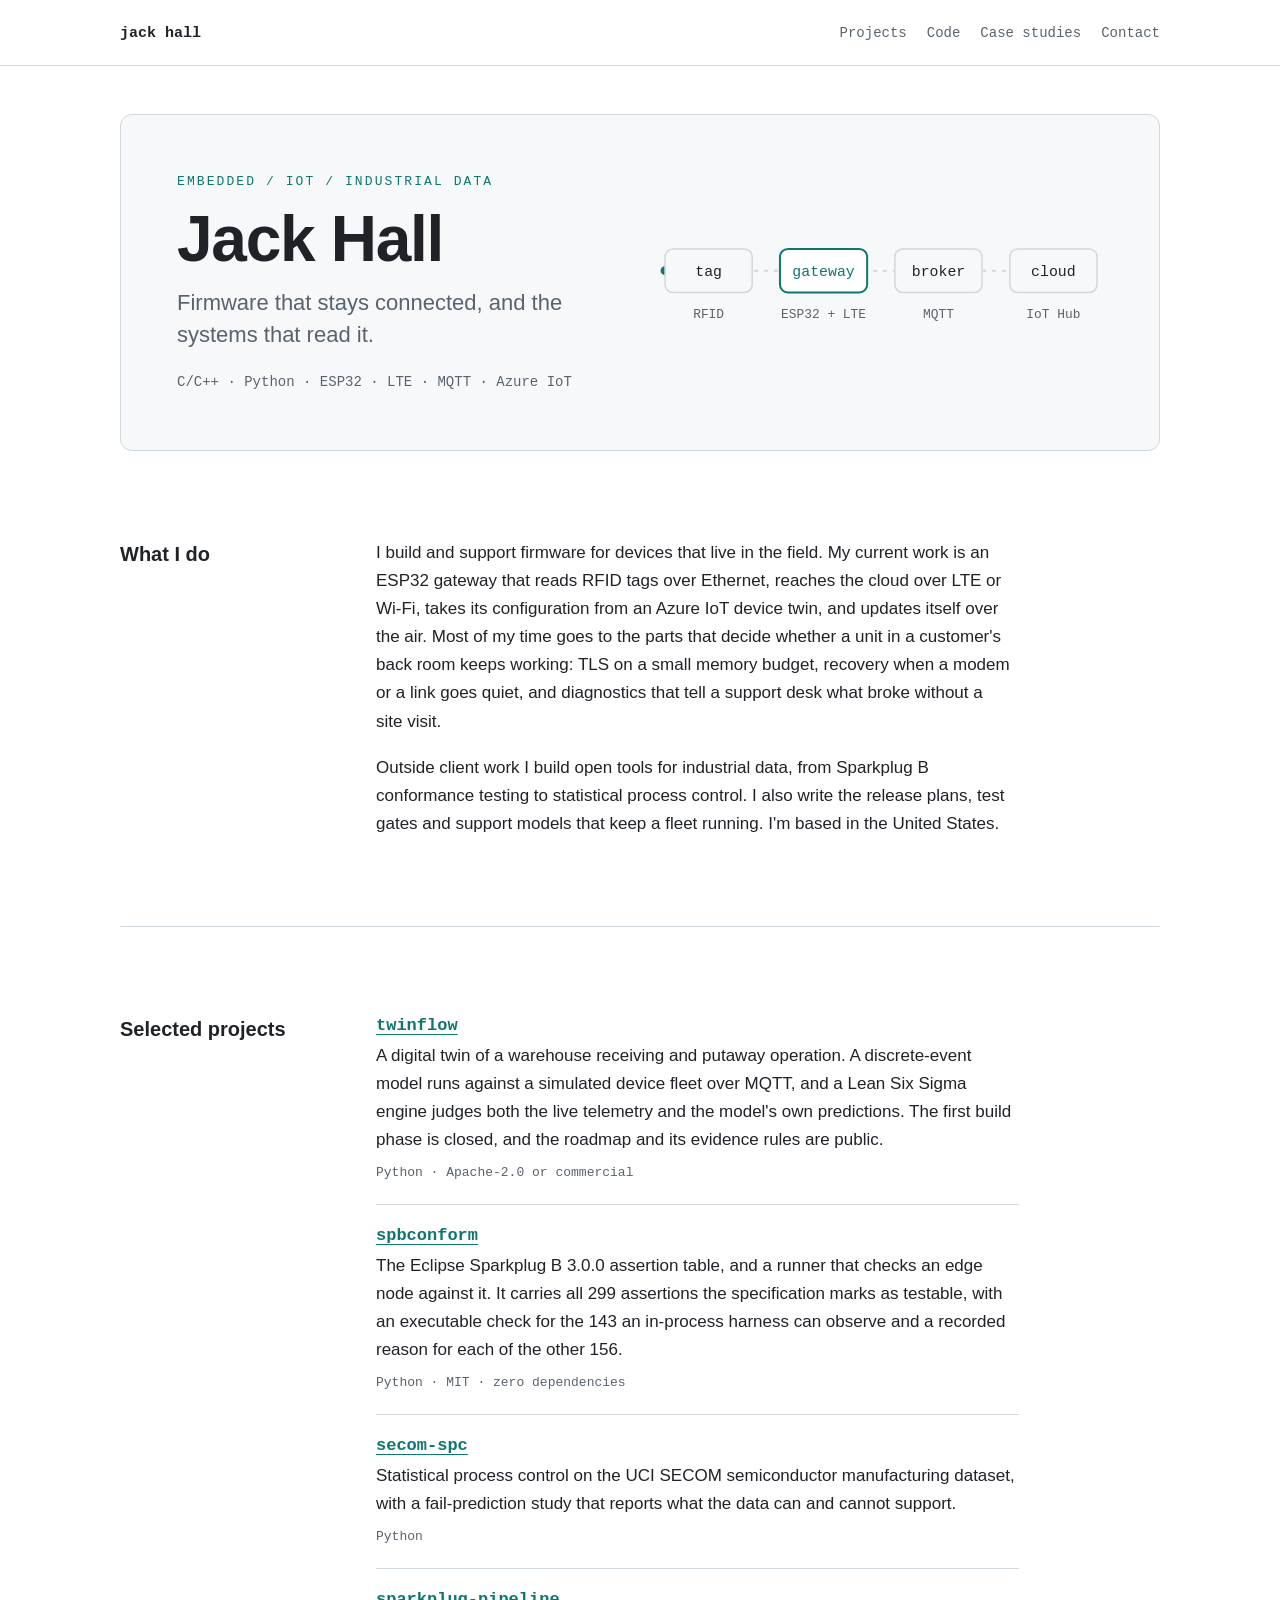
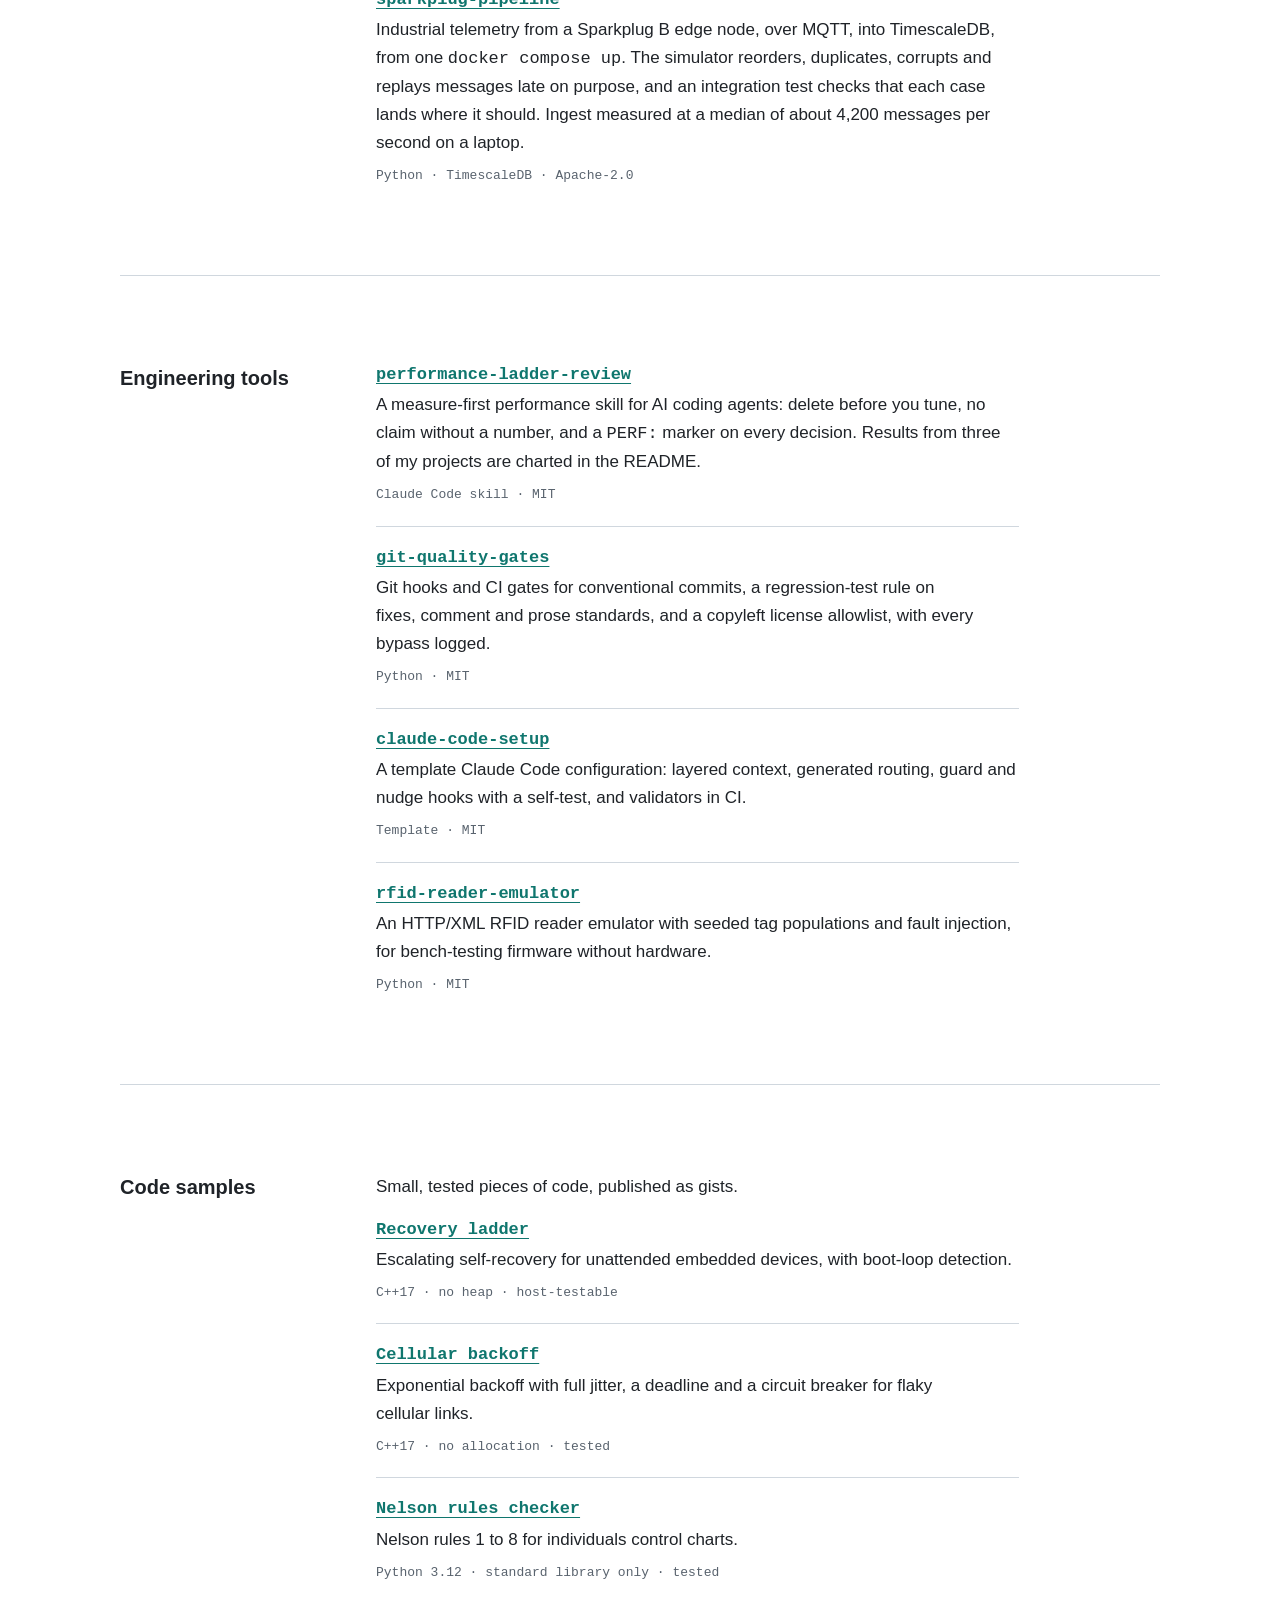
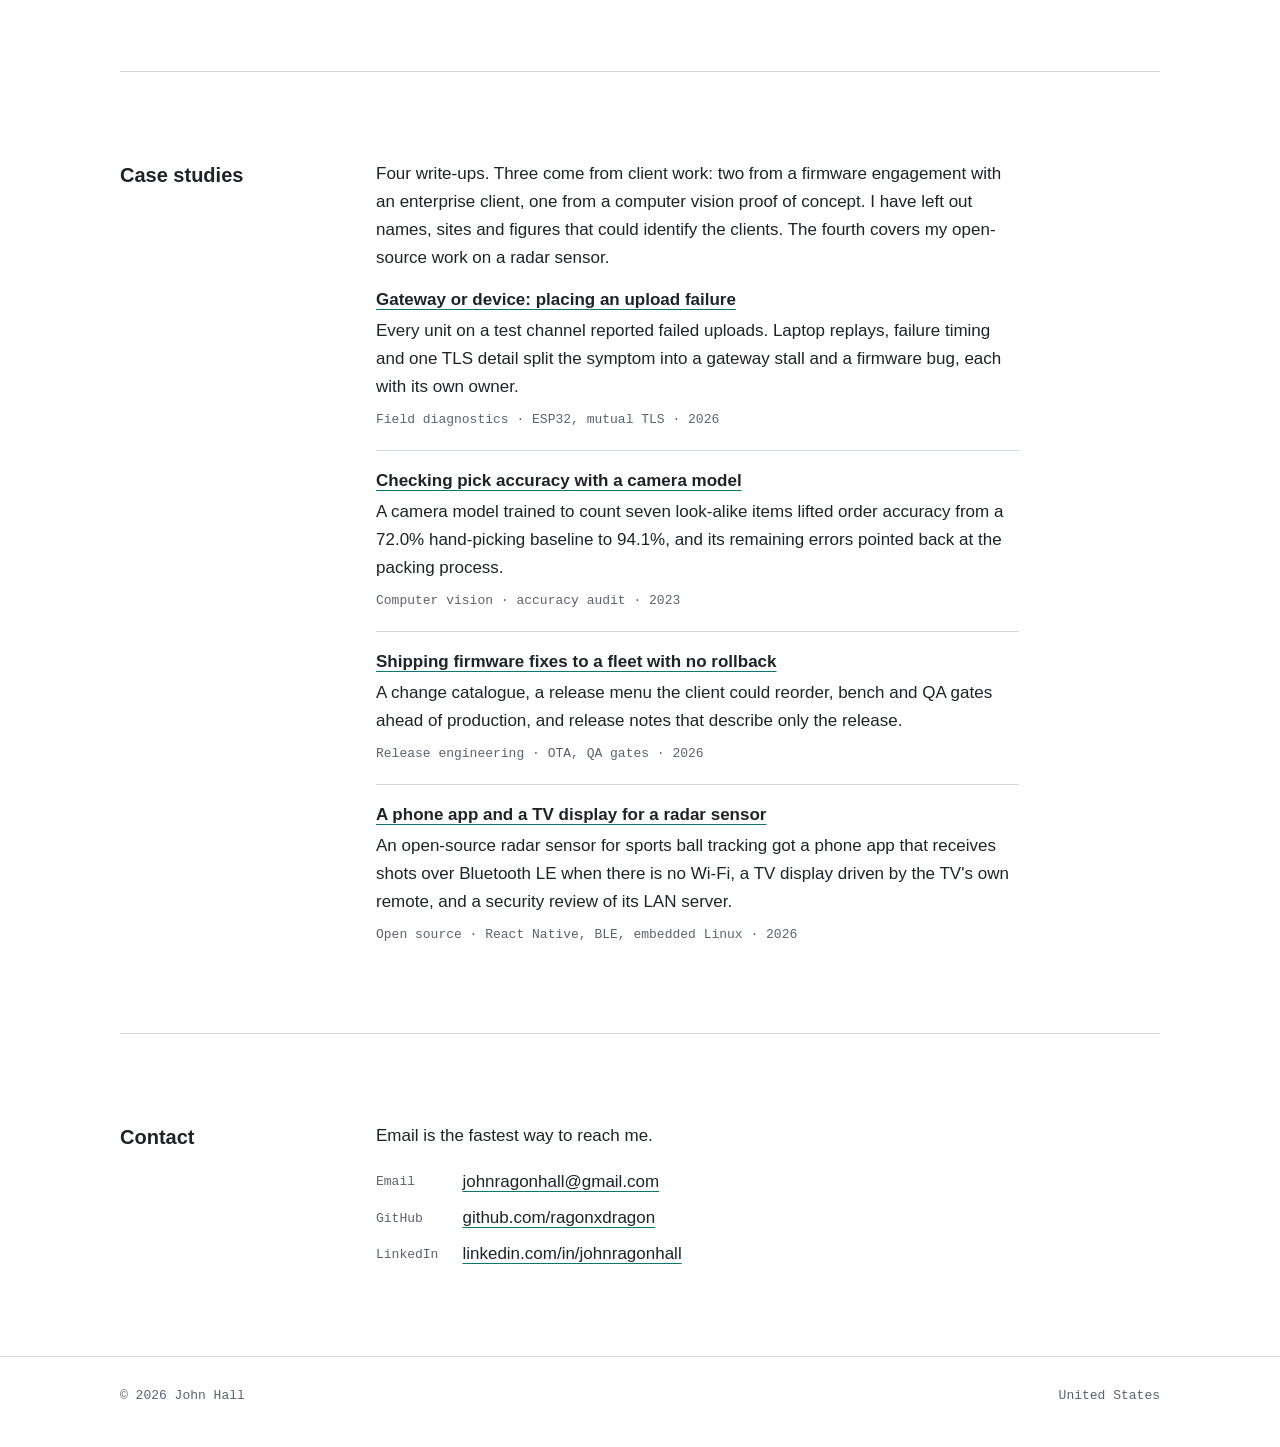
<file: index.html>
<!doctype html>
<html lang="en">
<head>
  <meta charset="utf-8">
  <meta name="viewport" content="width=device-width, initial-scale=1">
  <title>Jack Hall</title>
  <meta name="description" content="Jack Hall, IoT and embedded systems engineer. Firmware that stays connected, and the systems that read it.">
  <meta name="color-scheme" content="light dark">
  <meta name="theme-color" content="#f6f8fa" media="(prefers-color-scheme: light)">
  <meta name="theme-color" content="#0d1117" media="(prefers-color-scheme: dark)">
  <link rel="icon" href="favicon.svg" type="image/svg+xml">
  <link rel="stylesheet" href="styles.css">
</head>
<body>
  <a class="skip" href="#main">Skip to content</a>

  <header class="site-head">
    <div class="wrap">
      <a class="brand" href="./">jack hall</a>
      <nav class="site-nav" aria-label="Primary">
        <ul>
          <li><a href="#projects">Projects</a></li>
          <li><a href="#code-samples">Code</a></li>
          <li><a href="#case-studies">Case studies</a></li>
          <li><a href="#contact">Contact</a></li>
        </ul>
      </nav>
    </div>
  </header>

  <main id="main" class="wrap">
    <section class="hero" aria-labelledby="name">
      <div>
        <p class="kicker">Embedded / IoT / Industrial data</p>
        <h1 id="name">Jack Hall</h1>
        <p class="tagline">Firmware that stays connected, and the systems that read it.</p>
        <p class="stack">C/C++&nbsp;· Python&nbsp;· ESP32&nbsp;· LTE&nbsp;· MQTT&nbsp;· Azure&nbsp;IoT</p>
      </div>
      <figure class="signal">
        <svg viewBox="-2 0 444 92" role="img" aria-labelledby="signal-title">
          <title id="signal-title">Signal path: an RFID tag, read by an ESP32 and LTE gateway, published through an MQTT broker to Azure IoT Hub</title>
          <line class="wire" x1="0" y1="34" x2="436" y2="34"/>
          <circle class="packet" cx="0" cy="34" r="4.5"/>
          <rect class="node" x="0" y="12" width="88" height="44" rx="8"/>
          <text class="label" x="44" y="39">tag</text>
          <text class="sub" x="44" y="82">RFID</text>
          <rect class="node-key" x="116" y="12" width="88" height="44" rx="8"/>
          <text class="label label-key" x="160" y="39">gateway</text>
          <text class="sub" x="160" y="82">ESP32 + LTE</text>
          <rect class="node" x="232" y="12" width="88" height="44" rx="8"/>
          <text class="label" x="276" y="39">broker</text>
          <text class="sub" x="276" y="82">MQTT</text>
          <rect class="node" x="348" y="12" width="88" height="44" rx="8"/>
          <text class="label" x="392" y="39">cloud</text>
          <text class="sub" x="392" y="82">IoT Hub</text>
        </svg>
      </figure>
    </section>

    <section class="section" aria-labelledby="what">
      <h2 id="what">What I do</h2>
      <div class="section-body">
        <p>I build and support firmware for devices that live in the field. My current work is an ESP32 gateway that reads RFID tags over Ethernet, reaches the cloud over LTE or Wi&#8209;Fi, takes its configuration from an Azure IoT device twin, and updates itself over the air. Most of my time goes to the parts that decide whether a unit in a customer's back room keeps working: TLS on a small memory budget, recovery when a modem or a link goes quiet, and diagnostics that tell a support desk what broke without a site visit.</p>
        <p>Outside client work I build open tools for industrial data, from Sparkplug B conformance testing to statistical process control. I also write the release plans, test gates and support models that keep a fleet running. I'm based in the United States.</p>
      </div>
    </section>

    <section class="section" id="projects" aria-labelledby="projects-h">
      <h2 id="projects-h">Selected projects</h2>
      <div class="section-body">
        <ul class="entries">
          <li>
            <h3><a class="repo" href="https://github.com/ragonxdragon/twinflow">twinflow</a></h3>
            <p>A digital twin of a warehouse receiving and putaway operation. A discrete-event model runs against a simulated device fleet over MQTT, and a Lean Six Sigma engine judges both the live telemetry and the model's own predictions. The first build phase is closed, and the roadmap and its evidence rules are public.</p>
            <p class="meta">Python · Apache-2.0 or commercial</p>
          </li>
          <li>
            <h3><a class="repo" href="https://github.com/ragonxdragon/spbconform">spbconform</a></h3>
            <p>The Eclipse Sparkplug B 3.0.0 assertion table, and a runner that checks an edge node against it. It carries all 299 assertions the specification marks as testable, with an executable check for the 143 an in-process harness can observe and a recorded reason for each of the other 156.</p>
            <p class="meta">Python · MIT · zero dependencies</p>
          </li>
          <li>
            <h3><a class="repo" href="https://github.com/ragonxdragon/secom-spc">secom-spc</a></h3>
            <p>Statistical process control on the UCI SECOM semiconductor manufacturing dataset, with a fail-prediction study that reports what the data can and cannot support.</p>
            <p class="meta">Python</p>
          </li>
          <li>
            <h3><a class="repo" href="https://github.com/ragonxdragon/sparkplug-pipeline">sparkplug-pipeline</a></h3>
            <p>Industrial telemetry from a Sparkplug B edge node, over MQTT, into TimescaleDB, from one <code>docker compose up</code>. The simulator reorders, duplicates, corrupts and replays messages late on purpose, and an integration test checks that each case lands where it should. Ingest measured at a median of about 4,200 messages per second on a laptop.</p>
            <p class="meta">Python · TimescaleDB · Apache-2.0</p>
          </li>
        </ul>
      </div>
    </section>

    <section class="section" id="tools" aria-labelledby="tools-h">
      <h2 id="tools-h">Engineering tools</h2>
      <div class="section-body">
        <ul class="entries">
          <li>
            <h3><a class="repo" href="https://github.com/ragonxdragon/performance-ladder-review">performance-ladder-review</a></h3>
            <p>A measure-first performance skill for AI coding agents: delete before you tune, no claim without a number, and a <code>PERF:</code> marker on every decision. Results from three of my projects are charted in the README.</p>
            <p class="meta">Claude Code skill · MIT</p>
          </li>
          <li>
            <h3><a class="repo" href="https://github.com/ragonxdragon/git-quality-gates">git-quality-gates</a></h3>
            <p>Git hooks and CI gates for conventional commits, a regression-test rule on fixes, comment and prose standards, and a copyleft license allowlist, with every bypass logged.</p>
            <p class="meta">Python · MIT</p>
          </li>
          <li>
            <h3><a class="repo" href="https://github.com/ragonxdragon/claude-code-setup">claude-code-setup</a></h3>
            <p>A template Claude Code configuration: layered context, generated routing, guard and nudge hooks with a self-test, and validators in CI.</p>
            <p class="meta">Template · MIT</p>
          </li>
          <li>
            <h3><a class="repo" href="https://github.com/ragonxdragon/rfid-reader-emulator">rfid-reader-emulator</a></h3>
            <p>An HTTP/XML RFID reader emulator with seeded tag populations and fault injection, for bench-testing firmware without hardware.</p>
            <p class="meta">Python · MIT</p>
          </li>
        </ul>
      </div>
    </section>

    <section class="section" id="code-samples" aria-labelledby="samples-h">
      <h2 id="samples-h">Code samples</h2>
      <div class="section-body">
        <p>Small, tested pieces of code, published as gists.</p>
        <ul class="entries">
          <li>
            <h3><a class="repo" href="https://gist.github.com/ragonxdragon/40e022699158dc6cc4e20941b1def484">Recovery ladder</a></h3>
            <p>Escalating self-recovery for unattended embedded devices, with boot-loop detection.</p>
            <p class="meta">C++17 · no heap · host-testable</p>
          </li>
          <li>
            <h3><a class="repo" href="https://gist.github.com/ragonxdragon/dc041808503e7cbfaa6d99bd95b8b2a3">Cellular backoff</a></h3>
            <p>Exponential backoff with full jitter, a deadline and a circuit breaker for flaky cellular links.</p>
            <p class="meta">C++17 · no allocation · tested</p>
          </li>
          <li>
            <h3><a class="repo" href="https://gist.github.com/ragonxdragon/897b5ff8f95737c4feb72646c48edca1">Nelson rules checker</a></h3>
            <p>Nelson rules 1 to 8 for individuals control charts.</p>
            <p class="meta">Python 3.12 · standard library only · tested</p>
          </li>
        </ul>
      </div>
    </section>

    <section class="section" id="case-studies" aria-labelledby="cases-h">
      <h2 id="cases-h">Case studies</h2>
      <div class="section-body">
        <p>Four write-ups. Three come from client work: two from a firmware engagement with an enterprise client, one from a computer vision proof of concept. I have left out names, sites and figures that could identify the clients. The fourth covers my open-source work on a radar sensor.</p>
        <ul class="entries">
          <li>
            <h3><a href="case-studies/field-diagnostics.html">Gateway or device: placing an upload failure</a></h3>
            <p>Every unit on a test channel reported failed uploads. Laptop replays, failure timing and one TLS detail split the symptom into a gateway stall and a firmware bug, each with its own owner.</p>
            <p class="meta">Field diagnostics · ESP32, mutual TLS · 2026</p>
          </li>
          <li>
            <h3><a href="case-studies/vision-pick-audit.html">Checking pick accuracy with a camera model</a></h3>
            <p>A camera model trained to count seven look-alike items lifted order accuracy from a 72.0% hand-picking baseline to 94.1%, and its remaining errors pointed back at the packing process.</p>
            <p class="meta">Computer vision · accuracy audit · 2023</p>
          </li>
          <li>
            <h3><a href="case-studies/release-structure.html">Shipping firmware fixes to a fleet with no rollback</a></h3>
            <p>A change catalogue, a release menu the client could reorder, bench and QA gates ahead of production, and release notes that describe only the release.</p>
            <p class="meta">Release engineering · OTA, QA gates · 2026</p>
          </li>
          <li>
            <h3><a href="case-studies/radar-companion.html">A phone app and a TV display for a radar sensor</a></h3>
            <p>An open-source radar sensor for sports ball tracking got a phone app that receives shots over Bluetooth LE when there is no Wi-Fi, a TV display driven by the TV's own remote, and a security review of its LAN server.</p>
            <p class="meta">Open source · React Native, BLE, embedded Linux · 2026</p>
          </li>
        </ul>
      </div>
    </section>

    <section class="section" id="contact" aria-labelledby="contact-h">
      <h2 id="contact-h">Contact</h2>
      <div class="section-body">
        <p>Email is the fastest way to reach me.</p>
        <dl class="contact">
          <dt>Email</dt>
          <dd><a href="mailto:johnragonhall@gmail.com">johnragonhall@gmail.com</a></dd>
          <dt>GitHub</dt>
          <dd><a href="https://github.com/ragonxdragon">github.com/ragonxdragon</a></dd>
          <dt>LinkedIn</dt>
          <dd><a href="https://www.linkedin.com/in/johnragonhall">linkedin.com/in/johnragonhall</a></dd>
        </dl>
      </div>
    </section>
  </main>

  <footer class="site-foot">
    <div class="wrap">
      <p>© 2026 John Hall</p>
      <p>United States</p>
    </div>
  </footer>
</body>
</html>
</file>
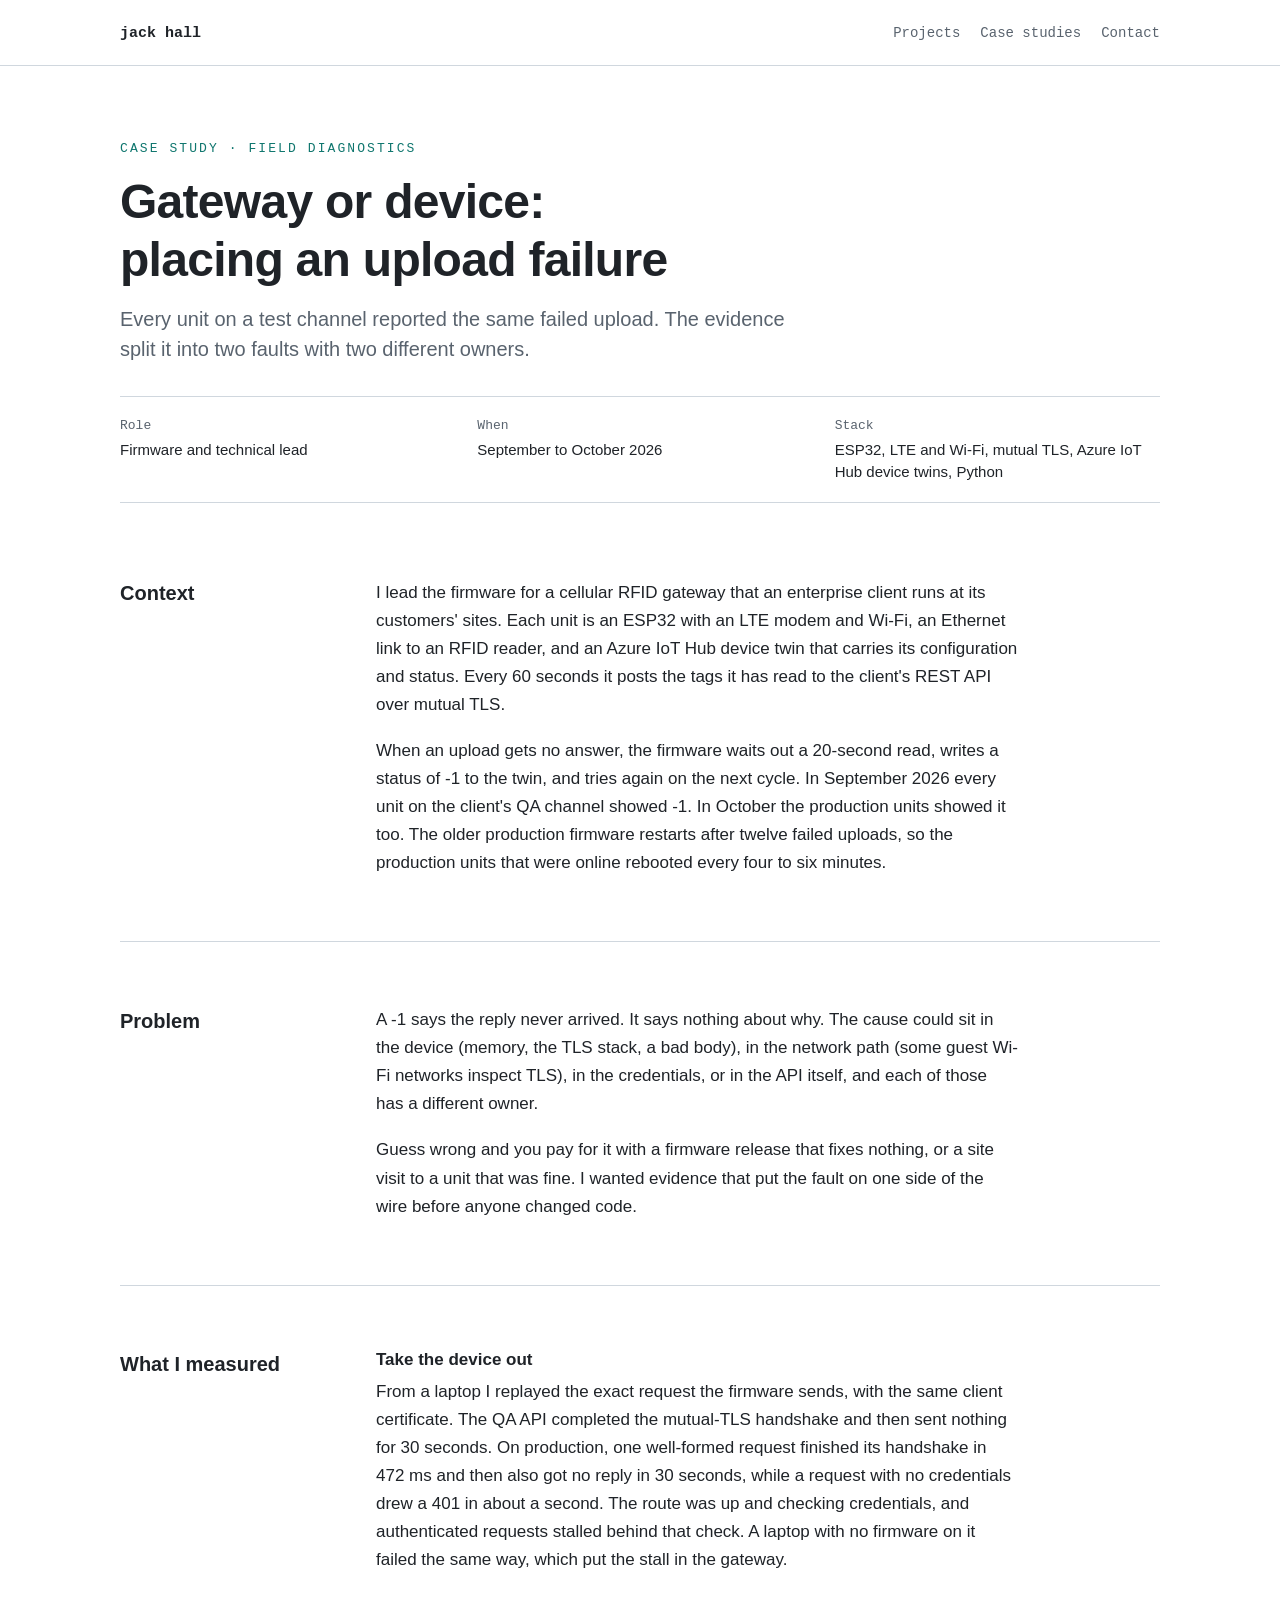
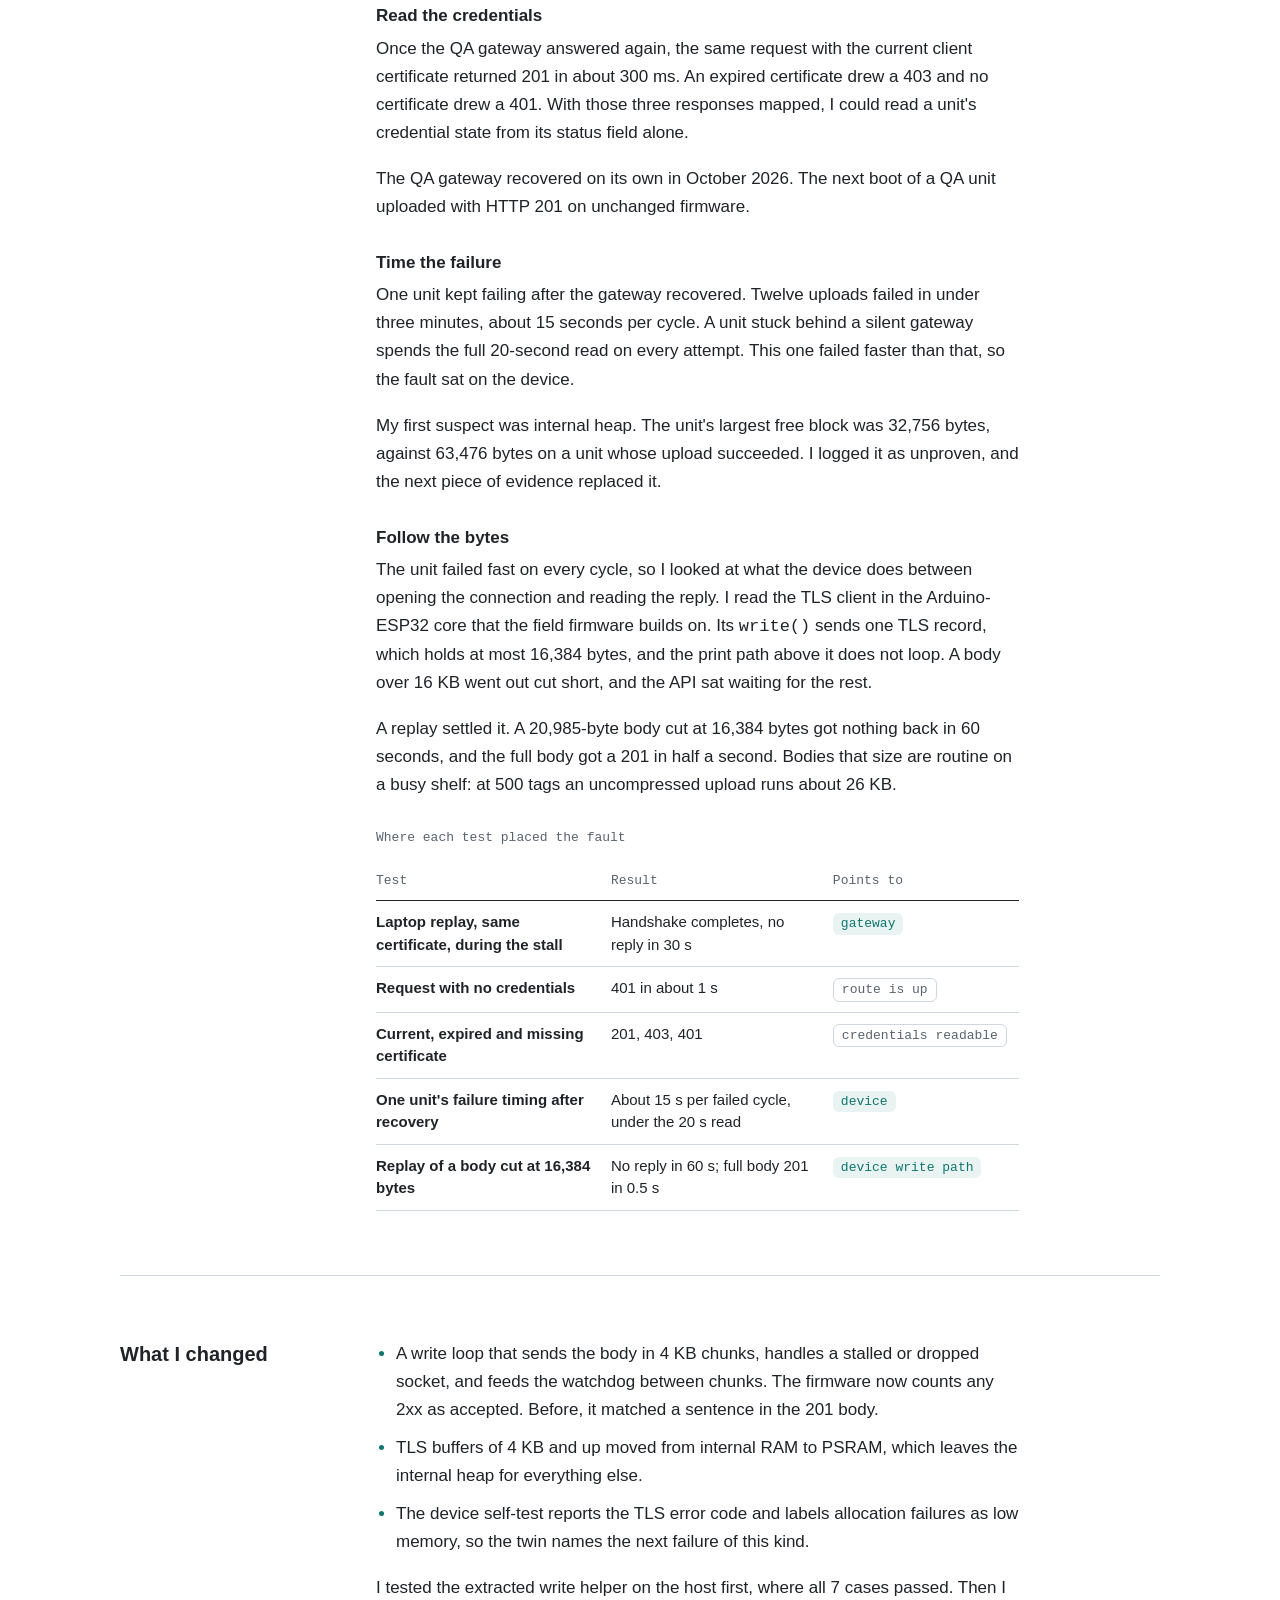
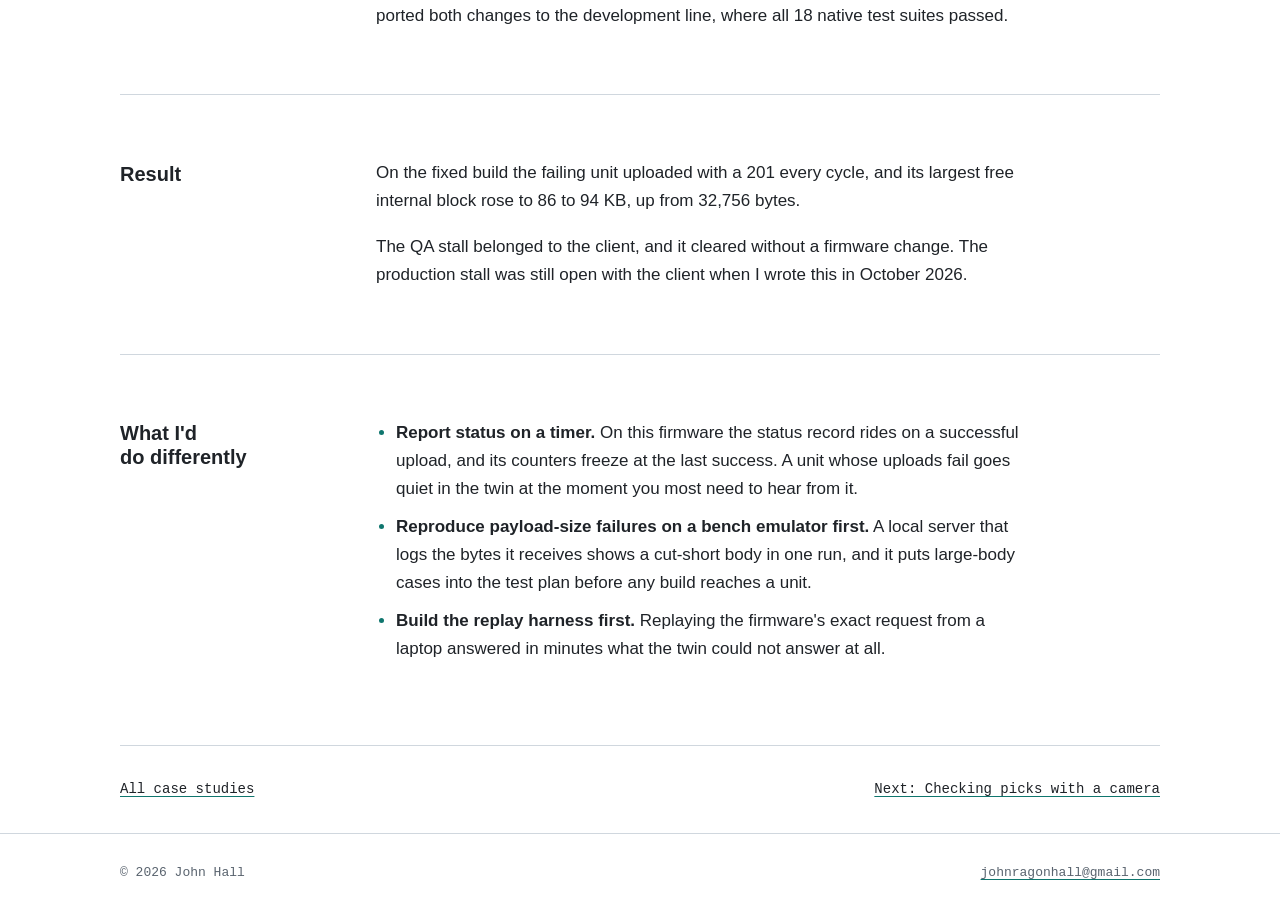
<file: case-studies/field-diagnostics.html>
<!doctype html>
<html lang="en">
<head>
  <meta charset="utf-8">
  <meta name="viewport" content="width=device-width, initial-scale=1">
  <title>Placing an upload failure | Jack Hall</title>
  <meta name="description" content="A field diagnostics case study: how laptop replays, failure timing and one TLS detail split a fleet-wide upload failure into a gateway stall and a firmware bug.">
  <meta name="color-scheme" content="light dark">
  <meta name="theme-color" content="#ffffff" media="(prefers-color-scheme: light)">
  <meta name="theme-color" content="#0d1117" media="(prefers-color-scheme: dark)">
  <link rel="icon" href="../favicon.svg" type="image/svg+xml">
  <link rel="stylesheet" href="../styles.css">
</head>
<body>
  <a class="skip" href="#main">Skip to content</a>

  <header class="site-head">
    <div class="wrap">
      <a class="brand" href="../">jack hall</a>
      <nav class="site-nav" aria-label="Primary">
        <ul>
          <li><a href="../#projects">Projects</a></li>
          <li><a href="../#case-studies">Case studies</a></li>
          <li><a href="../#contact">Contact</a></li>
        </ul>
      </nav>
    </div>
  </header>

  <main id="main" class="wrap case">
    <article>
      <header class="case-head">
        <p class="kicker">Case study · Field diagnostics</p>
        <h1>Gateway or device: placing an upload failure</h1>
        <p class="dek">Every unit on a test channel reported the same failed upload. The evidence split it into two faults with two different owners.</p>
        <dl class="facts">
          <div><dt>Role</dt><dd>Firmware and technical lead</dd></div>
          <div><dt>When</dt><dd>September to October 2026</dd></div>
          <div><dt>Stack</dt><dd>ESP32, LTE and Wi-Fi, mutual TLS, Azure IoT Hub device twins, Python</dd></div>
        </dl>
      </header>

      <section class="section" aria-labelledby="context">
        <h2 id="context">Context</h2>
        <div class="section-body">
          <p>I lead the firmware for a cellular RFID gateway that an enterprise client runs at its customers' sites. Each unit is an ESP32 with an LTE modem and Wi-Fi, an Ethernet link to an RFID reader, and an Azure IoT Hub device twin that carries its configuration and status. Every 60 seconds it posts the tags it has read to the client's REST API over mutual TLS.</p>
          <p>When an upload gets no answer, the firmware waits out a 20-second read, writes a status of -1 to the twin, and tries again on the next cycle. In September 2026 every unit on the client's QA channel showed -1. In October the production units showed it too. The older production firmware restarts after twelve failed uploads, so the production units that were online rebooted every four to six minutes.</p>
        </div>
      </section>

      <section class="section" aria-labelledby="problem">
        <h2 id="problem">Problem</h2>
        <div class="section-body">
          <p>A -1 says the reply never arrived. It says nothing about why. The cause could sit in the device (memory, the TLS stack, a bad body), in the network path (some guest Wi-Fi networks inspect TLS), in the credentials, or in the API itself, and each of those has a different owner.</p>
          <p>Guess wrong and you pay for it with a firmware release that fixes nothing, or a site visit to a unit that was fine. I wanted evidence that put the fault on one side of the wire before anyone changed code.</p>
        </div>
      </section>

      <section class="section" aria-labelledby="measured">
        <h2 id="measured">What I measured</h2>
        <div class="section-body">
          <h3>Take the device out</h3>
          <p>From a laptop I replayed the exact request the firmware sends, with the same client certificate. The QA API completed the mutual-TLS handshake and then sent nothing for 30 seconds. On production, one well-formed request finished its handshake in 472 ms and then also got no reply in 30 seconds, while a request with no credentials drew a 401 in about a second. The route was up and checking credentials, and authenticated requests stalled behind that check. A laptop with no firmware on it failed the same way, which put the stall in the gateway.</p>

          <h3>Read the credentials</h3>
          <p>Once the QA gateway answered again, the same request with the current client certificate returned 201 in about 300 ms. An expired certificate drew a 403 and no certificate drew a 401. With those three responses mapped, I could read a unit's credential state from its status field alone.</p>
          <p>The QA gateway recovered on its own in October 2026. The next boot of a QA unit uploaded with HTTP 201 on unchanged firmware.</p>

          <h3>Time the failure</h3>
          <p>One unit kept failing after the gateway recovered. Twelve uploads failed in under three minutes, about 15 seconds per cycle. A unit stuck behind a silent gateway spends the full 20-second read on every attempt. This one failed faster than that, so the fault sat on the device.</p>
          <p>My first suspect was internal heap. The unit's largest free block was 32,756 bytes, against 63,476 bytes on a unit whose upload succeeded. I logged it as unproven, and the next piece of evidence replaced it.</p>

          <h3>Follow the bytes</h3>
          <p>The unit failed fast on every cycle, so I looked at what the device does between opening the connection and reading the reply. I read the TLS client in the Arduino-ESP32 core that the field firmware builds on. Its <code>write()</code> sends one TLS record, which holds at most 16,384 bytes, and the print path above it does not loop. A body over 16 KB went out cut short, and the API sat waiting for the rest.</p>
          <p>A replay settled it. A 20,985-byte body cut at 16,384 bytes got nothing back in 60 seconds, and the full body got a 201 in half a second. Bodies that size are routine on a busy shelf: at 500 tags an uncompressed upload runs about 26 KB.</p>

          <figure class="figure">
            <figcaption>Where each test placed the fault</figcaption>
            <table class="data stacked">
              <thead>
                <tr><th scope="col">Test</th><th scope="col">Result</th><th scope="col">Points to</th></tr>
              </thead>
              <tbody>
                <tr>
                  <th scope="row">Laptop replay, same certificate, during the stall</th>
                  <td data-label="Result">Handshake completes, no reply in 30 s</td>
                  <td data-label="Points to"><span class="points">gateway</span></td>
                </tr>
                <tr>
                  <th scope="row">Request with no credentials</th>
                  <td data-label="Result">401 in about 1 s</td>
                  <td data-label="Points to"><span class="points neutral">route is up</span></td>
                </tr>
                <tr>
                  <th scope="row">Current, expired and missing certificate</th>
                  <td data-label="Result">201, 403, 401</td>
                  <td data-label="Points to"><span class="points neutral">credentials readable</span></td>
                </tr>
                <tr>
                  <th scope="row">One unit's failure timing after recovery</th>
                  <td data-label="Result">About 15 s per failed cycle, under the 20 s read</td>
                  <td data-label="Points to"><span class="points">device</span></td>
                </tr>
                <tr>
                  <th scope="row">Replay of a body cut at 16,384 bytes</th>
                  <td data-label="Result">No reply in 60 s; full body 201 in 0.5 s</td>
                  <td data-label="Points to"><span class="points">device write path</span></td>
                </tr>
              </tbody>
            </table>
          </figure>
        </div>
      </section>

      <section class="section" aria-labelledby="changed">
        <h2 id="changed">What I changed</h2>
        <div class="section-body">
          <ul>
            <li>A write loop that sends the body in 4 KB chunks, handles a stalled or dropped socket, and feeds the watchdog between chunks. The firmware now counts any 2xx as accepted. Before, it matched a sentence in the 201 body.</li>
            <li>TLS buffers of 4 KB and up moved from internal RAM to PSRAM, which leaves the internal heap for everything else.</li>
            <li>The device self-test reports the TLS error code and labels allocation failures as low memory, so the twin names the next failure of this kind.</li>
          </ul>
          <p>I tested the extracted write helper on the host first, where all 7 cases passed. Then I ported both changes to the development line, where all 18 native test suites passed.</p>
        </div>
      </section>

      <section class="section" aria-labelledby="result">
        <h2 id="result">Result</h2>
        <div class="section-body">
          <p>On the fixed build the failing unit uploaded with a 201 every cycle, and its largest free internal block rose to 86 to 94 KB, up from 32,756 bytes.</p>
          <p>The QA stall belonged to the client, and it cleared without a firmware change. The production stall was still open with the client when I wrote this in October 2026.</p>
        </div>
      </section>

      <section class="section" aria-labelledby="differently">
        <h2 id="differently">What I'd do differently</h2>
        <div class="section-body">
          <ul>
            <li><strong>Report status on a timer.</strong> On this firmware the status record rides on a successful upload, and its counters freeze at the last success. A unit whose uploads fail goes quiet in the twin at the moment you most need to hear from it.</li>
            <li><strong>Reproduce payload-size failures on a bench emulator first.</strong> A local server that logs the bytes it receives shows a cut-short body in one run, and it puts large-body cases into the test plan before any build reaches a unit.</li>
            <li><strong>Build the replay harness first.</strong> Replaying the firmware's exact request from a laptop answered in minutes what the twin could not answer at all.</li>
          </ul>
        </div>
      </section>
    </article>

    <nav class="case-nav" aria-label="Case studies">
      <a href="../#case-studies">All case studies</a>
      <a href="vision-pick-audit.html">Next: Checking picks with a camera</a>
    </nav>
  </main>

  <footer class="site-foot">
    <div class="wrap">
      <p>© 2026 John Hall</p>
      <p><a href="mailto:johnragonhall@gmail.com">johnragonhall@gmail.com</a></p>
    </div>
  </footer>
</body>
</html>
</file>
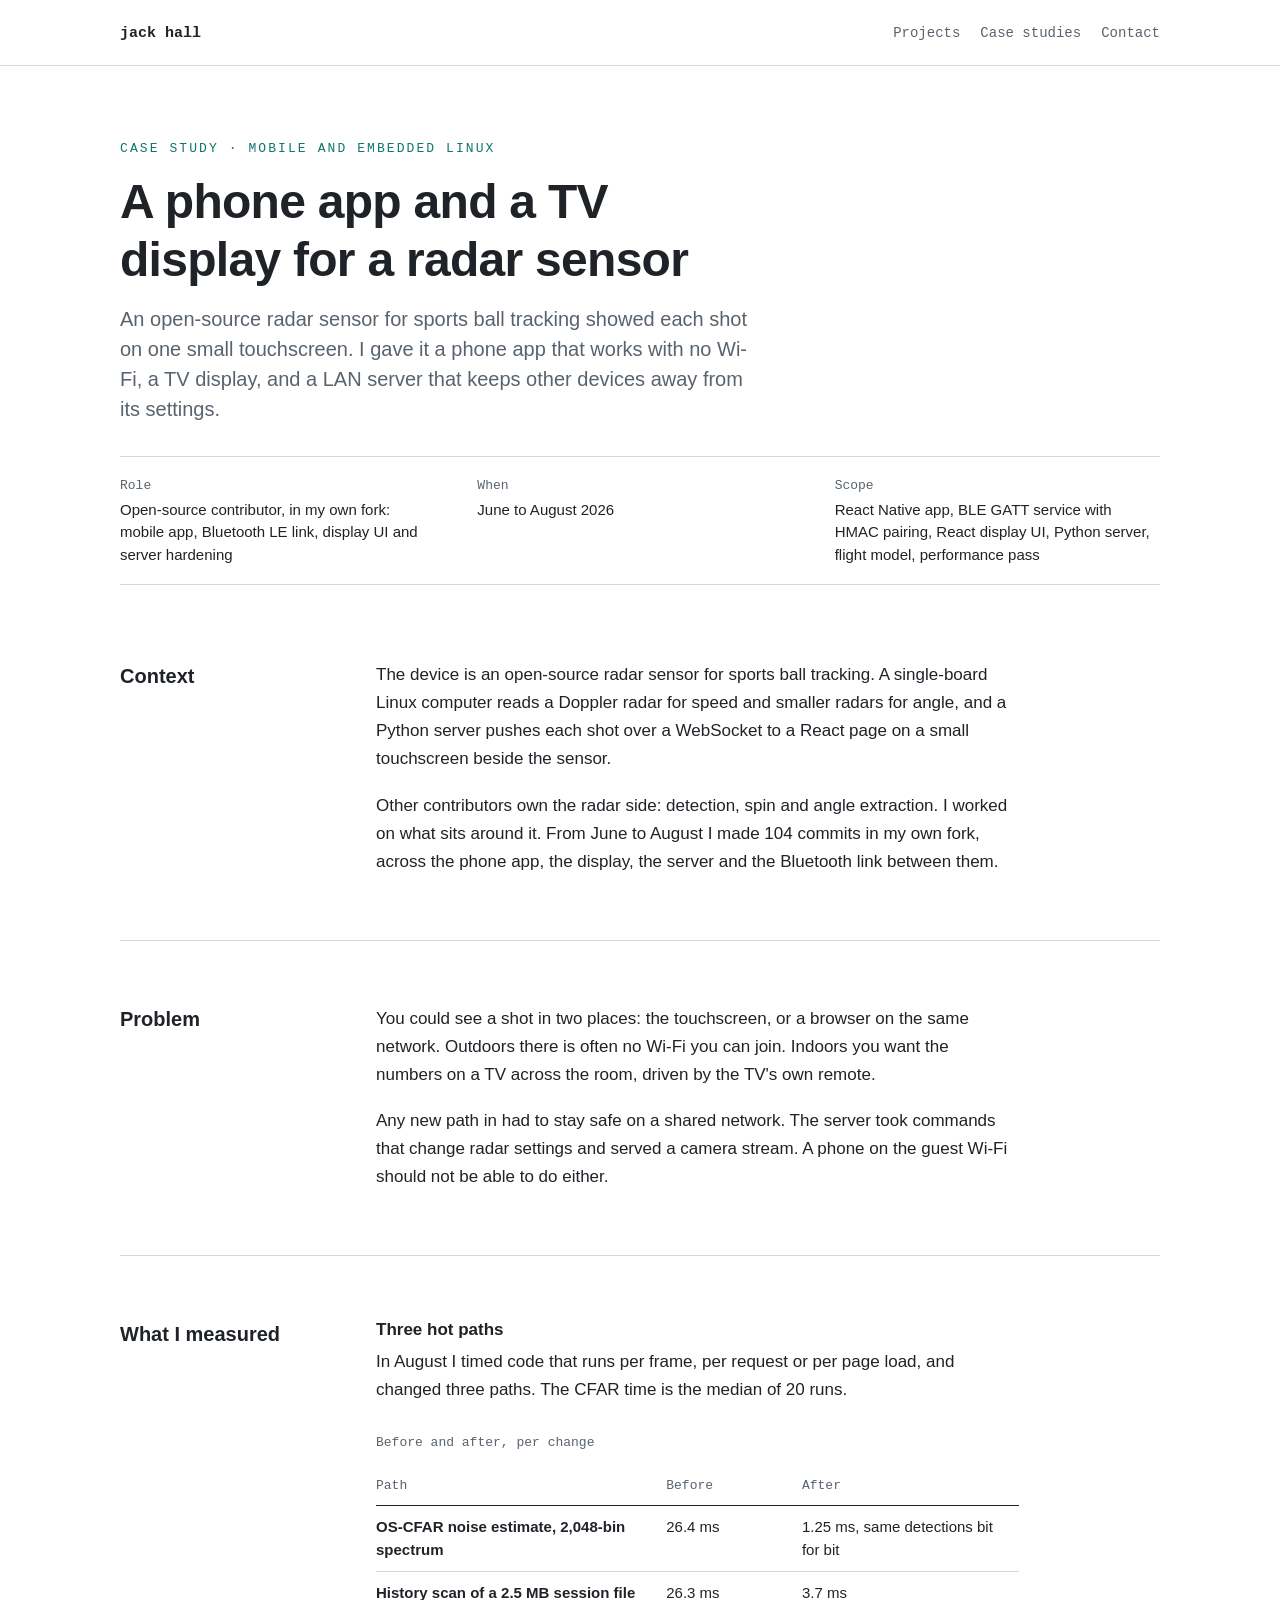
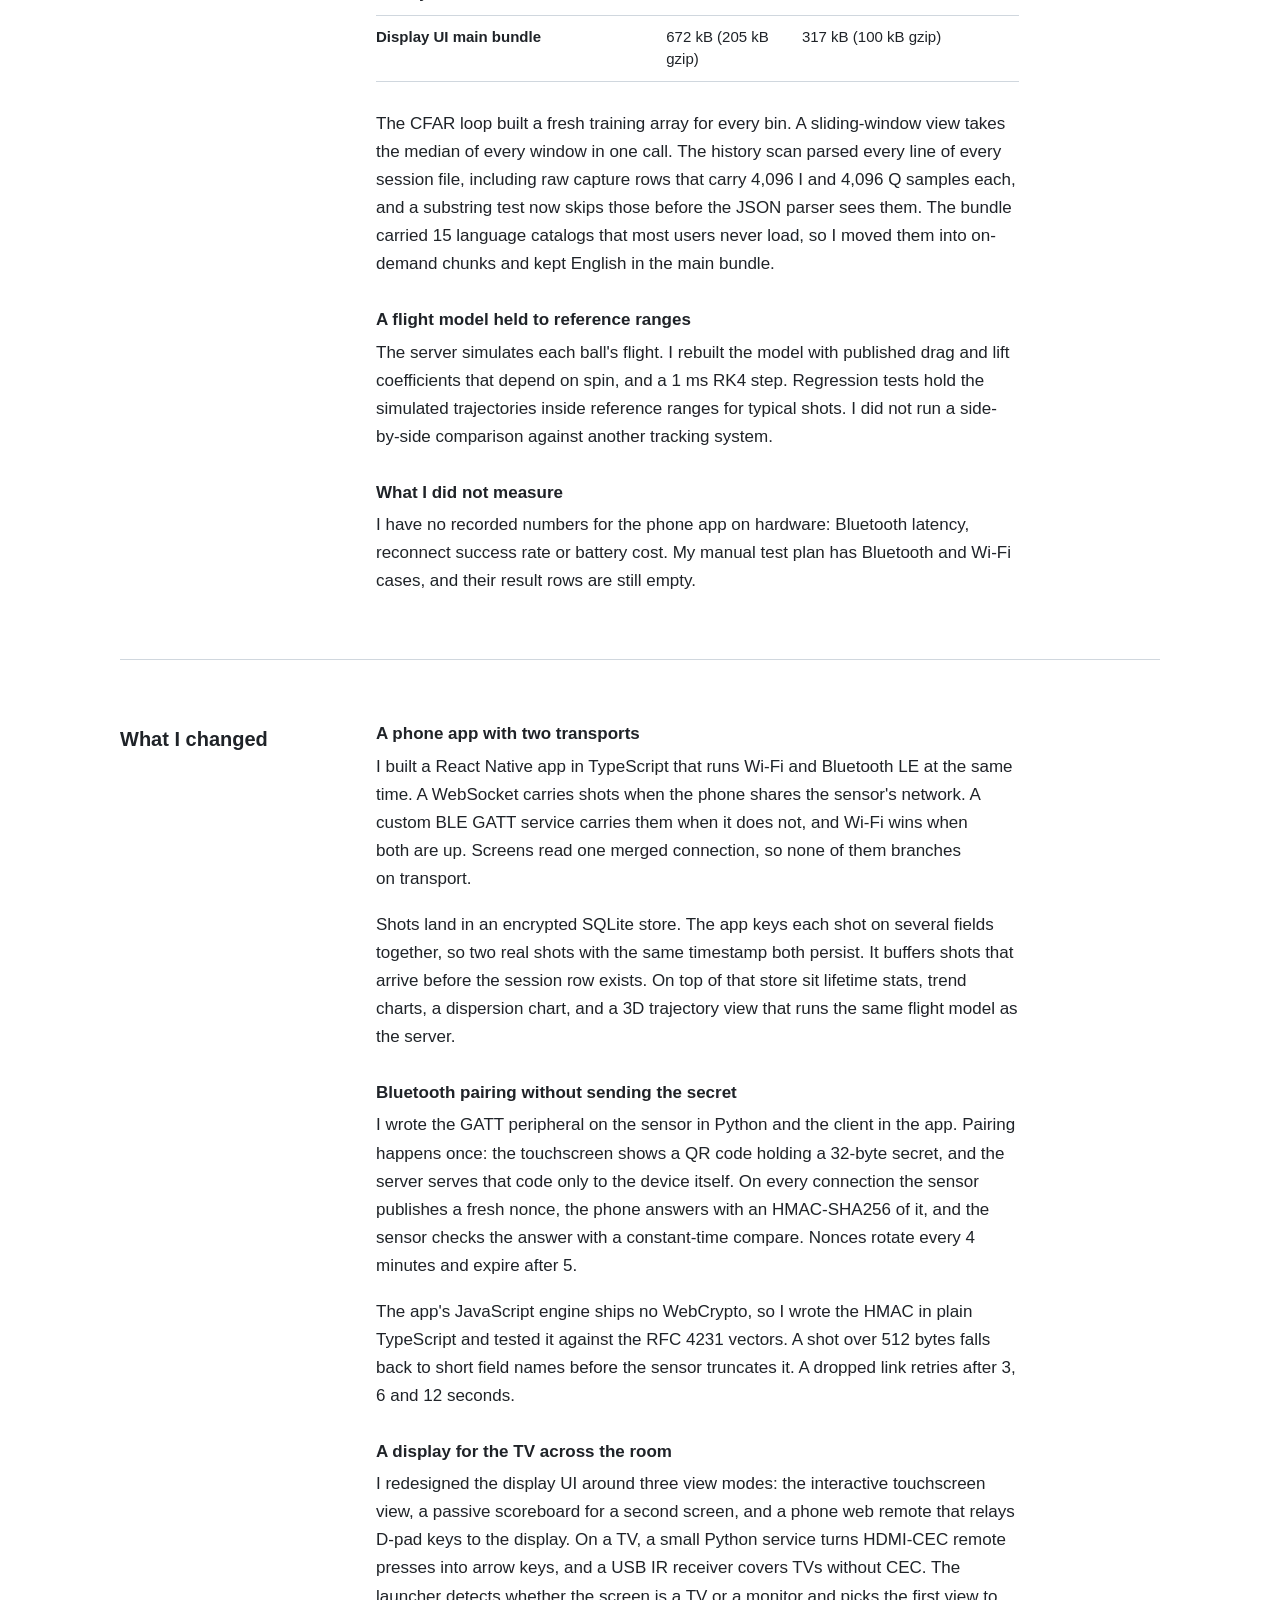
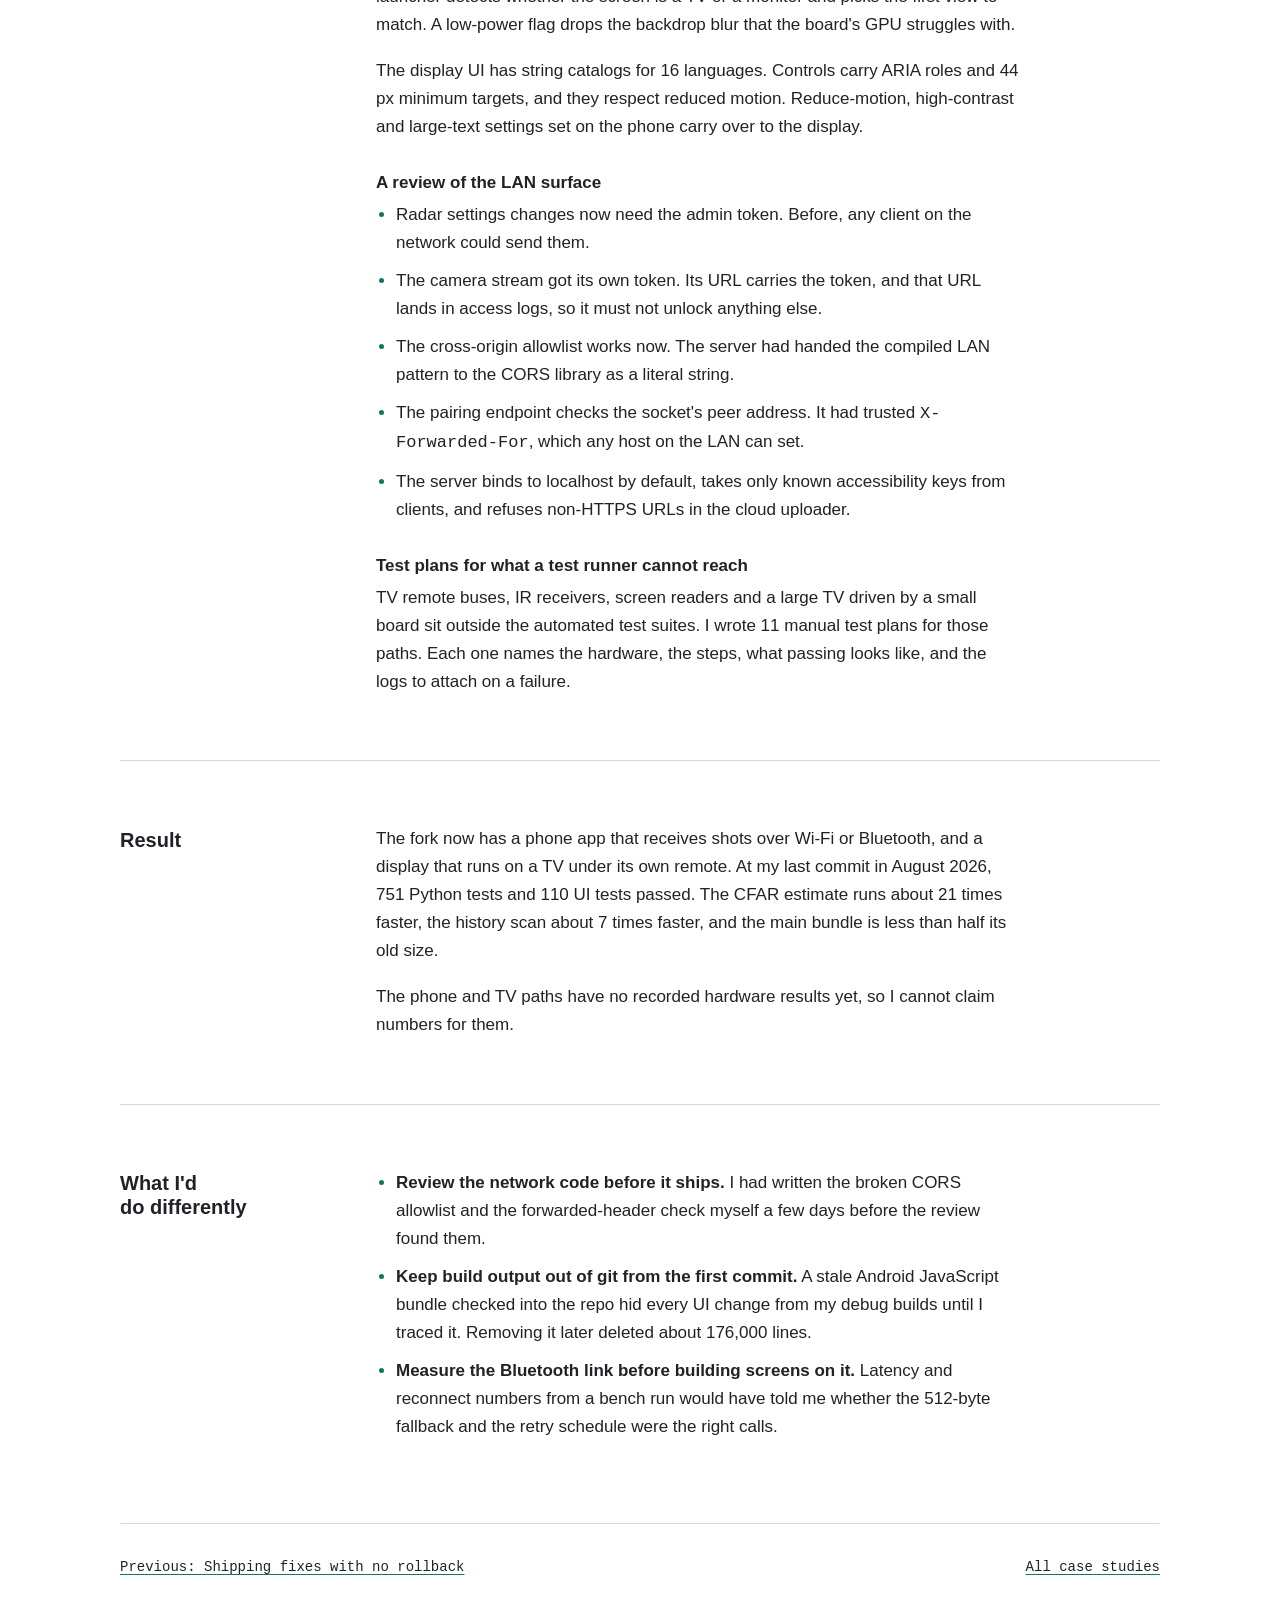
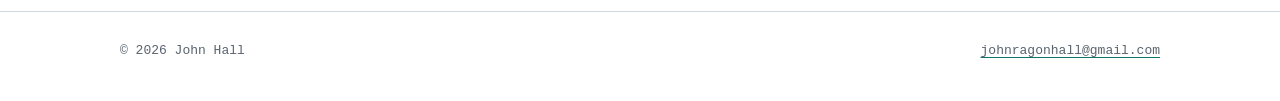
<file: case-studies/radar-companion.html>
<!doctype html>
<html lang="en">
<head>
  <meta charset="utf-8">
  <meta name="viewport" content="width=device-width, initial-scale=1">
  <title>A phone and a TV for a radar sensor | Jack Hall</title>
  <meta name="description" content="An open-source contribution case study: a phone app over Bluetooth LE and Wi-Fi, TV and scoreboard displays, and a hardened LAN server for a radar sensor that tracks sports balls.">
  <meta name="color-scheme" content="light dark">
  <meta name="theme-color" content="#ffffff" media="(prefers-color-scheme: light)">
  <meta name="theme-color" content="#0d1117" media="(prefers-color-scheme: dark)">
  <link rel="icon" href="../favicon.svg" type="image/svg+xml">
  <link rel="stylesheet" href="../styles.css">
</head>
<body>
  <a class="skip" href="#main">Skip to content</a>

  <header class="site-head">
    <div class="wrap">
      <a class="brand" href="../">jack hall</a>
      <nav class="site-nav" aria-label="Primary">
        <ul>
          <li><a href="../#projects">Projects</a></li>
          <li><a href="../#case-studies">Case studies</a></li>
          <li><a href="../#contact">Contact</a></li>
        </ul>
      </nav>
    </div>
  </header>

  <main id="main" class="wrap case">
    <article>
      <header class="case-head">
        <p class="kicker">Case study · Mobile and embedded Linux</p>
        <h1>A phone app and a TV display for a radar sensor</h1>
        <p class="dek">An open-source radar sensor for sports ball tracking showed each shot on one small touchscreen. I gave it a phone app that works with no Wi-Fi, a TV display, and a LAN server that keeps other devices away from its settings.</p>
        <dl class="facts">
          <div><dt>Role</dt><dd>Open-source contributor, in my own fork: mobile app, Bluetooth LE link, display UI and server hardening</dd></div>
          <div><dt>When</dt><dd>June to August 2026</dd></div>
          <div><dt>Scope</dt><dd>React Native app, BLE GATT service with HMAC pairing, React display UI, Python server, flight model, performance pass</dd></div>
        </dl>
      </header>

      <section class="section" aria-labelledby="context">
        <h2 id="context">Context</h2>
        <div class="section-body">
          <p>The device is an open-source radar sensor for sports ball tracking. A single-board Linux computer reads a Doppler radar for speed and smaller radars for angle, and a Python server pushes each shot over a WebSocket to a React page on a small touchscreen beside the sensor.</p>
          <p>Other contributors own the radar side: detection, spin and angle extraction. I worked on what sits around it. From June to August I made 104 commits in my own fork, across the phone app, the display, the server and the Bluetooth link between them.</p>
        </div>
      </section>

      <section class="section" aria-labelledby="problem">
        <h2 id="problem">Problem</h2>
        <div class="section-body">
          <p>You could see a shot in two places: the touchscreen, or a browser on the same network. Outdoors there is often no Wi-Fi you can join. Indoors you want the numbers on a TV across the room, driven by the TV's own remote.</p>
          <p>Any new path in had to stay safe on a shared network. The server took commands that change radar settings and served a camera stream. A phone on the guest Wi-Fi should not be able to do either.</p>
        </div>
      </section>

      <section class="section" aria-labelledby="measured">
        <h2 id="measured">What I measured</h2>
        <div class="section-body">
          <h3>Three hot paths</h3>
          <p>In August I timed code that runs per frame, per request or per page load, and changed three paths. The CFAR time is the median of 20 runs.</p>

          <figure class="figure">
            <figcaption>Before and after, per change</figcaption>
            <table class="data stacked">
              <thead>
                <tr><th scope="col">Path</th><th scope="col">Before</th><th scope="col">After</th></tr>
              </thead>
              <tbody>
                <tr>
                  <th scope="row">OS-CFAR noise estimate, 2,048-bin spectrum</th>
                  <td data-label="Before">26.4 ms</td>
                  <td data-label="After">1.25 ms, same detections bit for bit</td>
                </tr>
                <tr>
                  <th scope="row">History scan of a 2.5 MB session file</th>
                  <td data-label="Before">26.3 ms</td>
                  <td data-label="After">3.7 ms</td>
                </tr>
                <tr>
                  <th scope="row">Display UI main bundle</th>
                  <td data-label="Before">672 kB (205 kB gzip)</td>
                  <td data-label="After">317 kB (100 kB gzip)</td>
                </tr>
              </tbody>
            </table>
          </figure>
          <p>The CFAR loop built a fresh training array for every bin. A sliding-window view takes the median of every window in one call. The history scan parsed every line of every session file, including raw capture rows that carry 4,096 I and 4,096 Q samples each, and a substring test now skips those before the JSON parser sees them. The bundle carried 15 language catalogs that most users never load, so I moved them into on-demand chunks and kept English in the main bundle.</p>

          <h3>A flight model held to reference ranges</h3>
          <p>The server simulates each ball's flight. I rebuilt the model with published drag and lift coefficients that depend on spin, and a 1 ms RK4 step. Regression tests hold the simulated trajectories inside reference ranges for typical shots. I did not run a side-by-side comparison against another tracking system.</p>

          <h3>What I did not measure</h3>
          <p>I have no recorded numbers for the phone app on hardware: Bluetooth latency, reconnect success rate or battery cost. My manual test plan has Bluetooth and Wi-Fi cases, and their result rows are still empty.</p>
        </div>
      </section>

      <section class="section" aria-labelledby="changed">
        <h2 id="changed">What I changed</h2>
        <div class="section-body">
          <h3>A phone app with two transports</h3>
          <p>I built a React Native app in TypeScript that runs Wi-Fi and Bluetooth LE at the same time. A WebSocket carries shots when the phone shares the sensor's network. A custom BLE GATT service carries them when it does not, and Wi-Fi wins when both are up. Screens read one merged connection, so none of them branches on transport.</p>
          <p>Shots land in an encrypted SQLite store. The app keys each shot on several fields together, so two real shots with the same timestamp both persist. It buffers shots that arrive before the session row exists. On top of that store sit lifetime stats, trend charts, a dispersion chart, and a 3D trajectory view that runs the same flight model as the server.</p>

          <h3>Bluetooth pairing without sending the secret</h3>
          <p>I wrote the GATT peripheral on the sensor in Python and the client in the app. Pairing happens once: the touchscreen shows a QR code holding a 32-byte secret, and the server serves that code only to the device itself. On every connection the sensor publishes a fresh nonce, the phone answers with an HMAC-SHA256 of it, and the sensor checks the answer with a constant-time compare. Nonces rotate every 4 minutes and expire after 5.</p>
          <p>The app's JavaScript engine ships no WebCrypto, so I wrote the HMAC in plain TypeScript and tested it against the RFC 4231 vectors. A shot over 512 bytes falls back to short field names before the sensor truncates it. A dropped link retries after 3, 6 and 12 seconds.</p>

          <h3>A display for the TV across the room</h3>
          <p>I redesigned the display UI around three view modes: the interactive touchscreen view, a passive scoreboard for a second screen, and a phone web remote that relays D-pad keys to the display. On a TV, a small Python service turns HDMI-CEC remote presses into arrow keys, and a USB IR receiver covers TVs without CEC. The launcher detects whether the screen is a TV or a monitor and picks the first view to match. A low-power flag drops the backdrop blur that the board's GPU struggles with.</p>
          <p>The display UI has string catalogs for 16 languages. Controls carry ARIA roles and 44 px minimum targets, and they respect reduced motion. Reduce-motion, high-contrast and large-text settings set on the phone carry over to the display.</p>

          <h3>A review of the LAN surface</h3>
          <ul>
            <li>Radar settings changes now need the admin token. Before, any client on the network could send them.</li>
            <li>The camera stream got its own token. Its URL carries the token, and that URL lands in access logs, so it must not unlock anything else.</li>
            <li>The cross-origin allowlist works now. The server had handed the compiled LAN pattern to the CORS library as a literal string.</li>
            <li>The pairing endpoint checks the socket's peer address. It had trusted <code>X-Forwarded-For</code>, which any host on the LAN can set.</li>
            <li>The server binds to localhost by default, takes only known accessibility keys from clients, and refuses non-HTTPS URLs in the cloud uploader.</li>
          </ul>

          <h3>Test plans for what a test runner cannot reach</h3>
          <p>TV remote buses, IR receivers, screen readers and a large TV driven by a small board sit outside the automated test suites. I wrote 11 manual test plans for those paths. Each one names the hardware, the steps, what passing looks like, and the logs to attach on a failure.</p>
        </div>
      </section>

      <section class="section" aria-labelledby="result">
        <h2 id="result">Result</h2>
        <div class="section-body">
          <p>The fork now has a phone app that receives shots over Wi-Fi or Bluetooth, and a display that runs on a TV under its own remote. At my last commit in August 2026, 751 Python tests and 110 UI tests passed. The CFAR estimate runs about 21 times faster, the history scan about 7 times faster, and the main bundle is less than half its old size.</p>
          <p>The phone and TV paths have no recorded hardware results yet, so I cannot claim numbers for them.</p>
        </div>
      </section>

      <section class="section" aria-labelledby="differently">
        <h2 id="differently">What I'd do differently</h2>
        <div class="section-body">
          <ul>
            <li><strong>Review the network code before it ships.</strong> I had written the broken CORS allowlist and the forwarded-header check myself a few days before the review found them.</li>
            <li><strong>Keep build output out of git from the first commit.</strong> A stale Android JavaScript bundle checked into the repo hid every UI change from my debug builds until I traced it. Removing it later deleted about 176,000 lines.</li>
            <li><strong>Measure the Bluetooth link before building screens on it.</strong> Latency and reconnect numbers from a bench run would have told me whether the 512-byte fallback and the retry schedule were the right calls.</li>
          </ul>
        </div>
      </section>
    </article>

    <nav class="case-nav" aria-label="Case studies">
      <a href="release-structure.html">Previous: Shipping fixes with no rollback</a>
      <a href="../#case-studies">All case studies</a>
    </nav>
  </main>

  <footer class="site-foot">
    <div class="wrap">
      <p>© 2026 John Hall</p>
      <p><a href="mailto:johnragonhall@gmail.com">johnragonhall@gmail.com</a></p>
    </div>
  </footer>
</body>
</html>
</file>
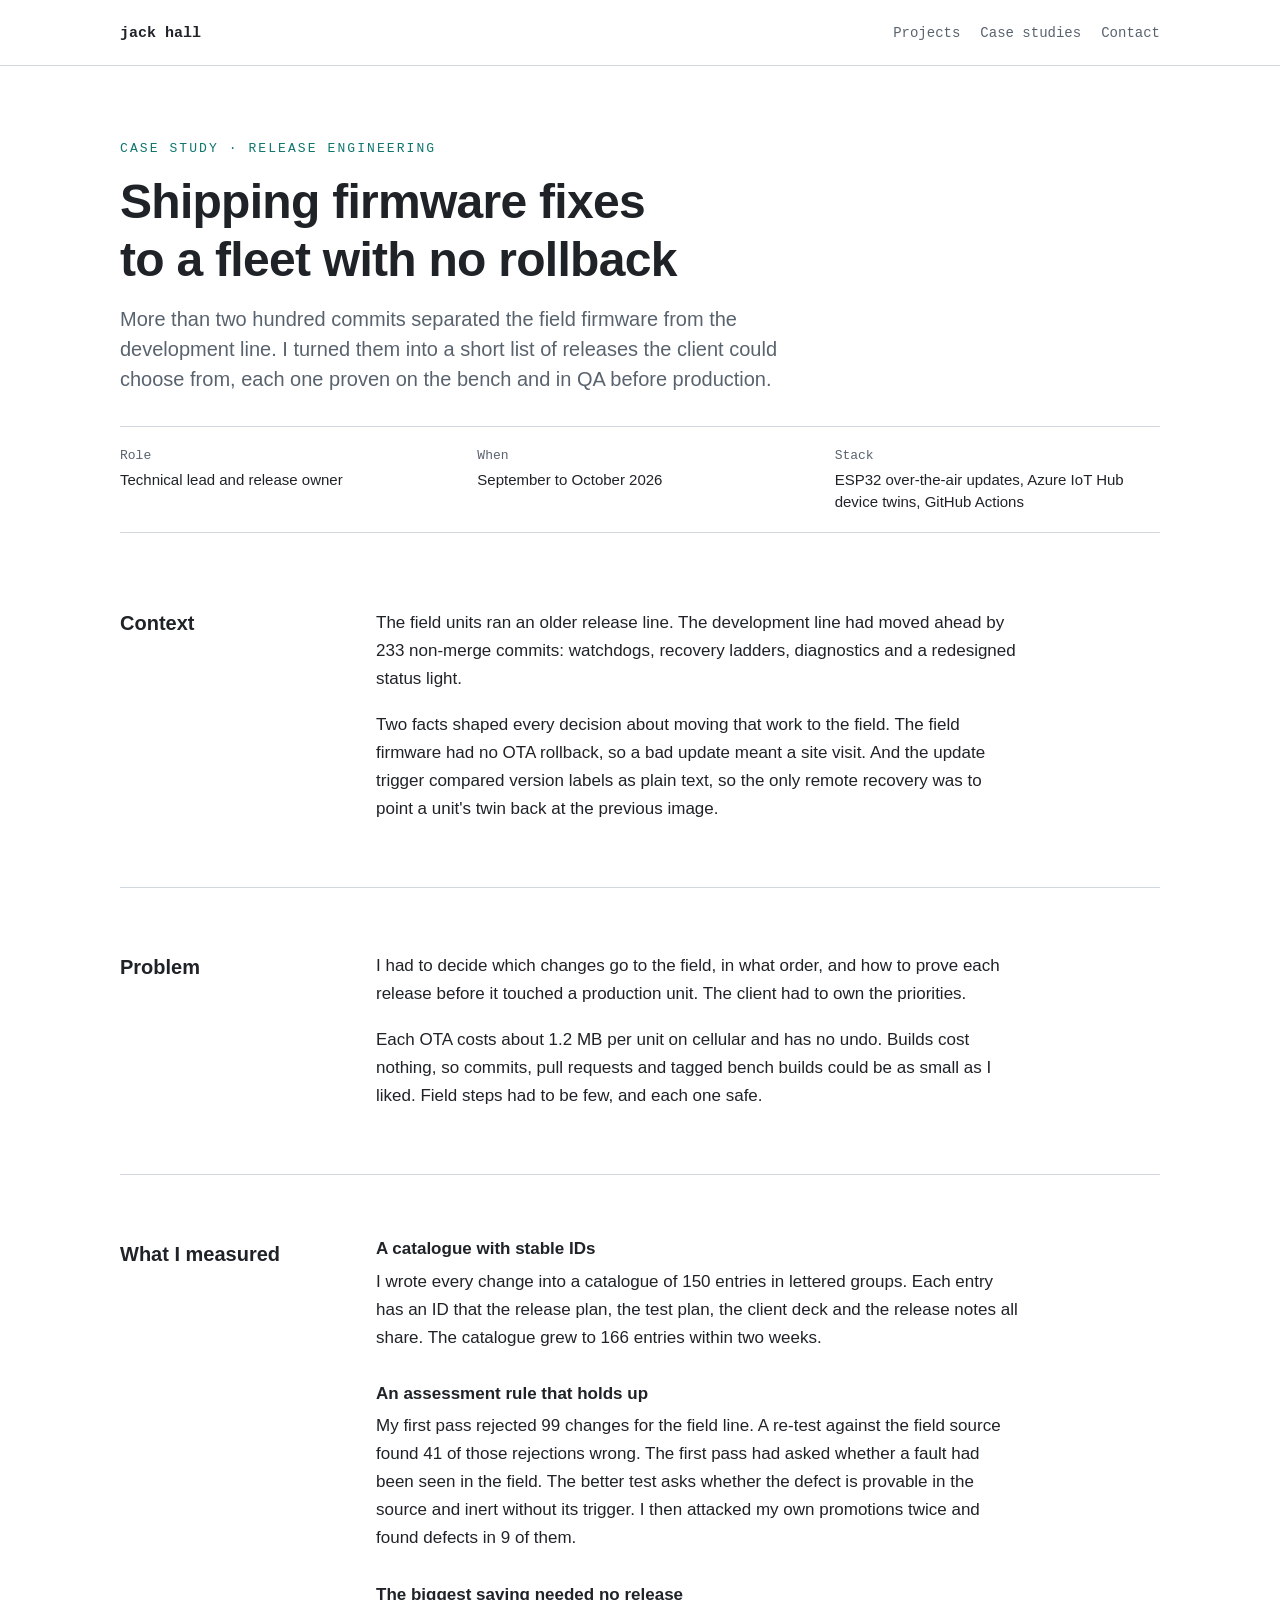
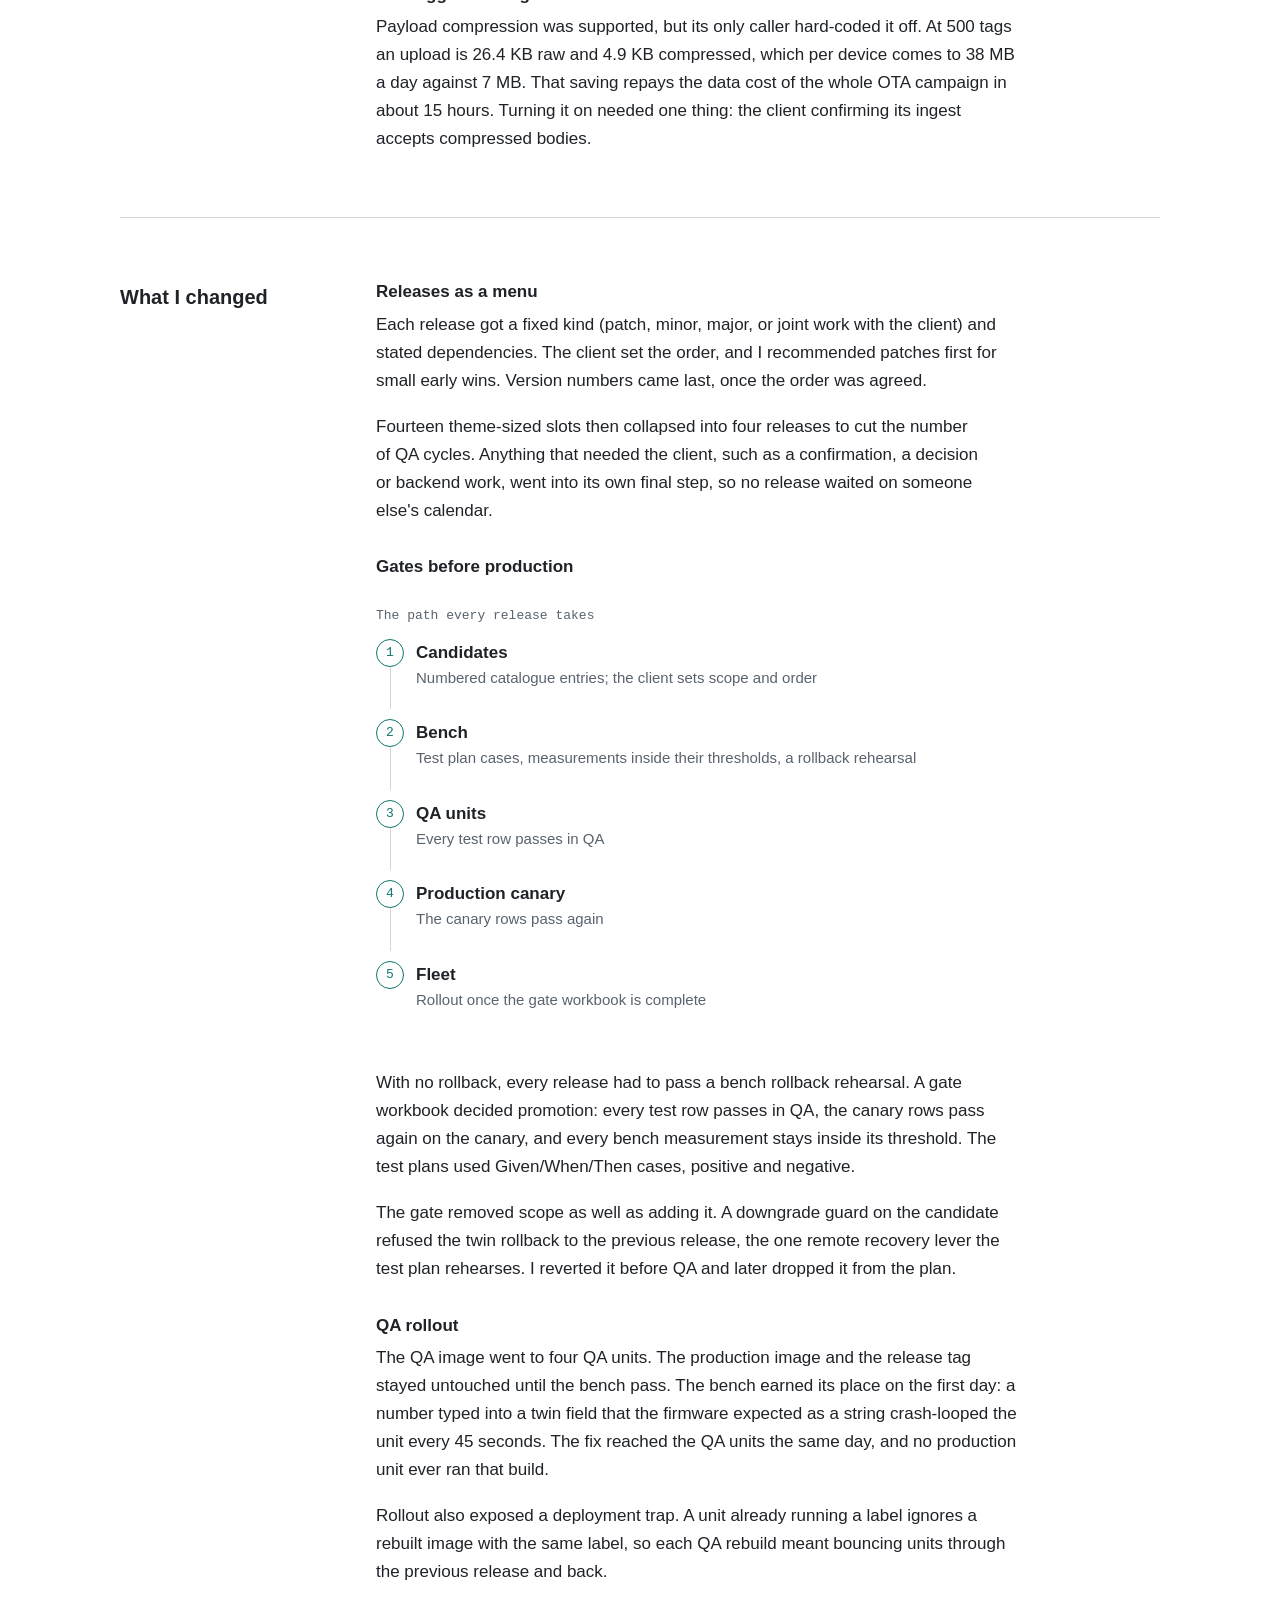
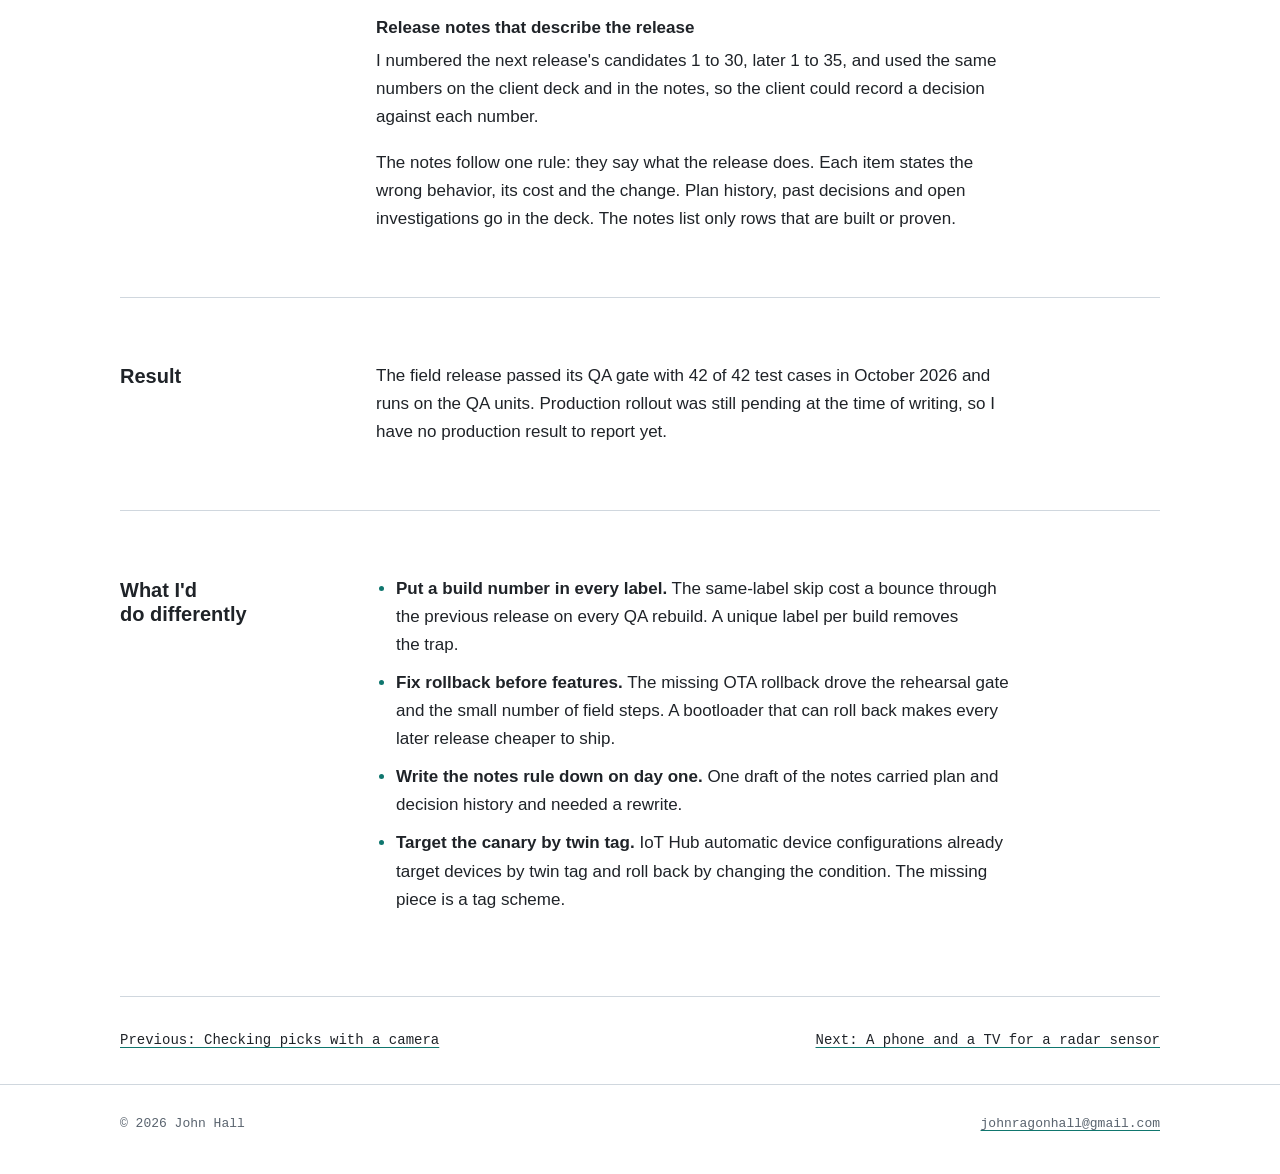
<file: case-studies/release-structure.html>
<!doctype html>
<html lang="en">
<head>
  <meta charset="utf-8">
  <meta name="viewport" content="width=device-width, initial-scale=1">
  <title>Shipping fixes with no rollback | Jack Hall</title>
  <meta name="description" content="A release engineering case study: turning a long backlog of firmware fixes into a short menu of releases, gated on the bench and in QA before production.">
  <meta name="color-scheme" content="light dark">
  <meta name="theme-color" content="#ffffff" media="(prefers-color-scheme: light)">
  <meta name="theme-color" content="#0d1117" media="(prefers-color-scheme: dark)">
  <link rel="icon" href="../favicon.svg" type="image/svg+xml">
  <link rel="stylesheet" href="../styles.css">
</head>
<body>
  <a class="skip" href="#main">Skip to content</a>

  <header class="site-head">
    <div class="wrap">
      <a class="brand" href="../">jack hall</a>
      <nav class="site-nav" aria-label="Primary">
        <ul>
          <li><a href="../#projects">Projects</a></li>
          <li><a href="../#case-studies">Case studies</a></li>
          <li><a href="../#contact">Contact</a></li>
        </ul>
      </nav>
    </div>
  </header>

  <main id="main" class="wrap case">
    <article>
      <header class="case-head">
        <p class="kicker">Case study · Release engineering</p>
        <h1>Shipping firmware fixes to a fleet with no rollback</h1>
        <p class="dek">More than two hundred commits separated the field firmware from the development line. I turned them into a short list of releases the client could choose from, each one proven on the bench and in QA before production.</p>
        <dl class="facts">
          <div><dt>Role</dt><dd>Technical lead and release owner</dd></div>
          <div><dt>When</dt><dd>September to October 2026</dd></div>
          <div><dt>Stack</dt><dd>ESP32 over-the-air updates, Azure IoT Hub device twins, GitHub Actions</dd></div>
        </dl>
      </header>

      <section class="section" aria-labelledby="context">
        <h2 id="context">Context</h2>
        <div class="section-body">
          <p>The field units ran an older release line. The development line had moved ahead by 233 non-merge commits: watchdogs, recovery ladders, diagnostics and a redesigned status light.</p>
          <p>Two facts shaped every decision about moving that work to the field. The field firmware had no OTA rollback, so a bad update meant a site visit. And the update trigger compared version labels as plain text, so the only remote recovery was to point a unit's twin back at the previous image.</p>
        </div>
      </section>

      <section class="section" aria-labelledby="problem">
        <h2 id="problem">Problem</h2>
        <div class="section-body">
          <p>I had to decide which changes go to the field, in what order, and how to prove each release before it touched a production unit. The client had to own the priorities.</p>
          <p>Each OTA costs about 1.2 MB per unit on cellular and has no undo. Builds cost nothing, so commits, pull requests and tagged bench builds could be as small as I liked. Field steps had to be few, and each one safe.</p>
        </div>
      </section>

      <section class="section" aria-labelledby="measured">
        <h2 id="measured">What I measured</h2>
        <div class="section-body">
          <h3>A catalogue with stable IDs</h3>
          <p>I wrote every change into a catalogue of 150 entries in lettered groups. Each entry has an ID that the release plan, the test plan, the client deck and the release notes all share. The catalogue grew to 166 entries within two weeks.</p>

          <h3>An assessment rule that holds up</h3>
          <p>My first pass rejected 99 changes for the field line. A re-test against the field source found 41 of those rejections wrong. The first pass had asked whether a fault had been seen in the field. The better test asks whether the defect is provable in the source and inert without its trigger. I then attacked my own promotions twice and found defects in 9 of them.</p>

          <h3>The biggest saving needed no release</h3>
          <p>Payload compression was supported, but its only caller hard-coded it off. At 500 tags an upload is 26.4 KB raw and 4.9 KB compressed, which per device comes to 38 MB a day against 7 MB. That saving repays the data cost of the whole OTA campaign in about 15 hours. Turning it on needed one thing: the client confirming its ingest accepts compressed bodies.</p>
        </div>
      </section>

      <section class="section" aria-labelledby="changed">
        <h2 id="changed">What I changed</h2>
        <div class="section-body">
          <h3>Releases as a menu</h3>
          <p>Each release got a fixed kind (patch, minor, major, or joint work with the client) and stated dependencies. The client set the order, and I recommended patches first for small early wins. Version numbers came last, once the order was agreed.</p>
          <p>Fourteen theme-sized slots then collapsed into four releases to cut the number of QA cycles. Anything that needed the client, such as a confirmation, a decision or backend work, went into its own final step, so no release waited on someone else's calendar.</p>

          <h3>Gates before production</h3>
          <figure class="figure">
            <figcaption>The path every release takes</figcaption>
            <ol class="flow">
              <li><strong>Candidates</strong><span>Numbered catalogue entries; the client sets scope and order</span></li>
              <li><strong>Bench</strong><span>Test plan cases, measurements inside their thresholds, a rollback rehearsal</span></li>
              <li><strong>QA units</strong><span>Every test row passes in QA</span></li>
              <li><strong>Production canary</strong><span>The canary rows pass again</span></li>
              <li><strong>Fleet</strong><span>Rollout once the gate workbook is complete</span></li>
            </ol>
          </figure>
          <p>With no rollback, every release had to pass a bench rollback rehearsal. A gate workbook decided promotion: every test row passes in QA, the canary rows pass again on the canary, and every bench measurement stays inside its threshold. The test plans used Given/When/Then cases, positive and negative.</p>
          <p>The gate removed scope as well as adding it. A downgrade guard on the candidate refused the twin rollback to the previous release, the one remote recovery lever the test plan rehearses. I reverted it before QA and later dropped it from the plan.</p>

          <h3>QA rollout</h3>
          <p>The QA image went to four QA units. The production image and the release tag stayed untouched until the bench pass. The bench earned its place on the first day: a number typed into a twin field that the firmware expected as a string crash-looped the unit every 45 seconds. The fix reached the QA units the same day, and no production unit ever ran that build.</p>
          <p>Rollout also exposed a deployment trap. A unit already running a label ignores a rebuilt image with the same label, so each QA rebuild meant bouncing units through the previous release and back.</p>

          <h3>Release notes that describe the release</h3>
          <p>I numbered the next release's candidates 1 to 30, later 1 to 35, and used the same numbers on the client deck and in the notes, so the client could record a decision against each number.</p>
          <p>The notes follow one rule: they say what the release does. Each item states the wrong behavior, its cost and the change. Plan history, past decisions and open investigations go in the deck. The notes list only rows that are built or proven.</p>
        </div>
      </section>

      <section class="section" aria-labelledby="result">
        <h2 id="result">Result</h2>
        <div class="section-body">
          <p>The field release passed its QA gate with 42 of 42 test cases in October 2026 and runs on the QA units. Production rollout was still pending at the time of writing, so I have no production result to report yet.</p>
        </div>
      </section>

      <section class="section" aria-labelledby="differently">
        <h2 id="differently">What I'd do differently</h2>
        <div class="section-body">
          <ul>
            <li><strong>Put a build number in every label.</strong> The same-label skip cost a bounce through the previous release on every QA rebuild. A unique label per build removes the trap.</li>
            <li><strong>Fix rollback before features.</strong> The missing OTA rollback drove the rehearsal gate and the small number of field steps. A bootloader that can roll back makes every later release cheaper to ship.</li>
            <li><strong>Write the notes rule down on day one.</strong> One draft of the notes carried plan and decision history and needed a rewrite.</li>
            <li><strong>Target the canary by twin tag.</strong> IoT Hub automatic device configurations already target devices by twin tag and roll back by changing the condition. The missing piece is a tag scheme.</li>
          </ul>
        </div>
      </section>
    </article>

    <nav class="case-nav" aria-label="Case studies">
      <a href="vision-pick-audit.html">Previous: Checking picks with a camera</a>
      <a href="radar-companion.html">Next: A phone and a TV for a radar sensor</a>
    </nav>
  </main>

  <footer class="site-foot">
    <div class="wrap">
      <p>© 2026 John Hall</p>
      <p><a href="mailto:johnragonhall@gmail.com">johnragonhall@gmail.com</a></p>
    </div>
  </footer>
</body>
</html>
</file>
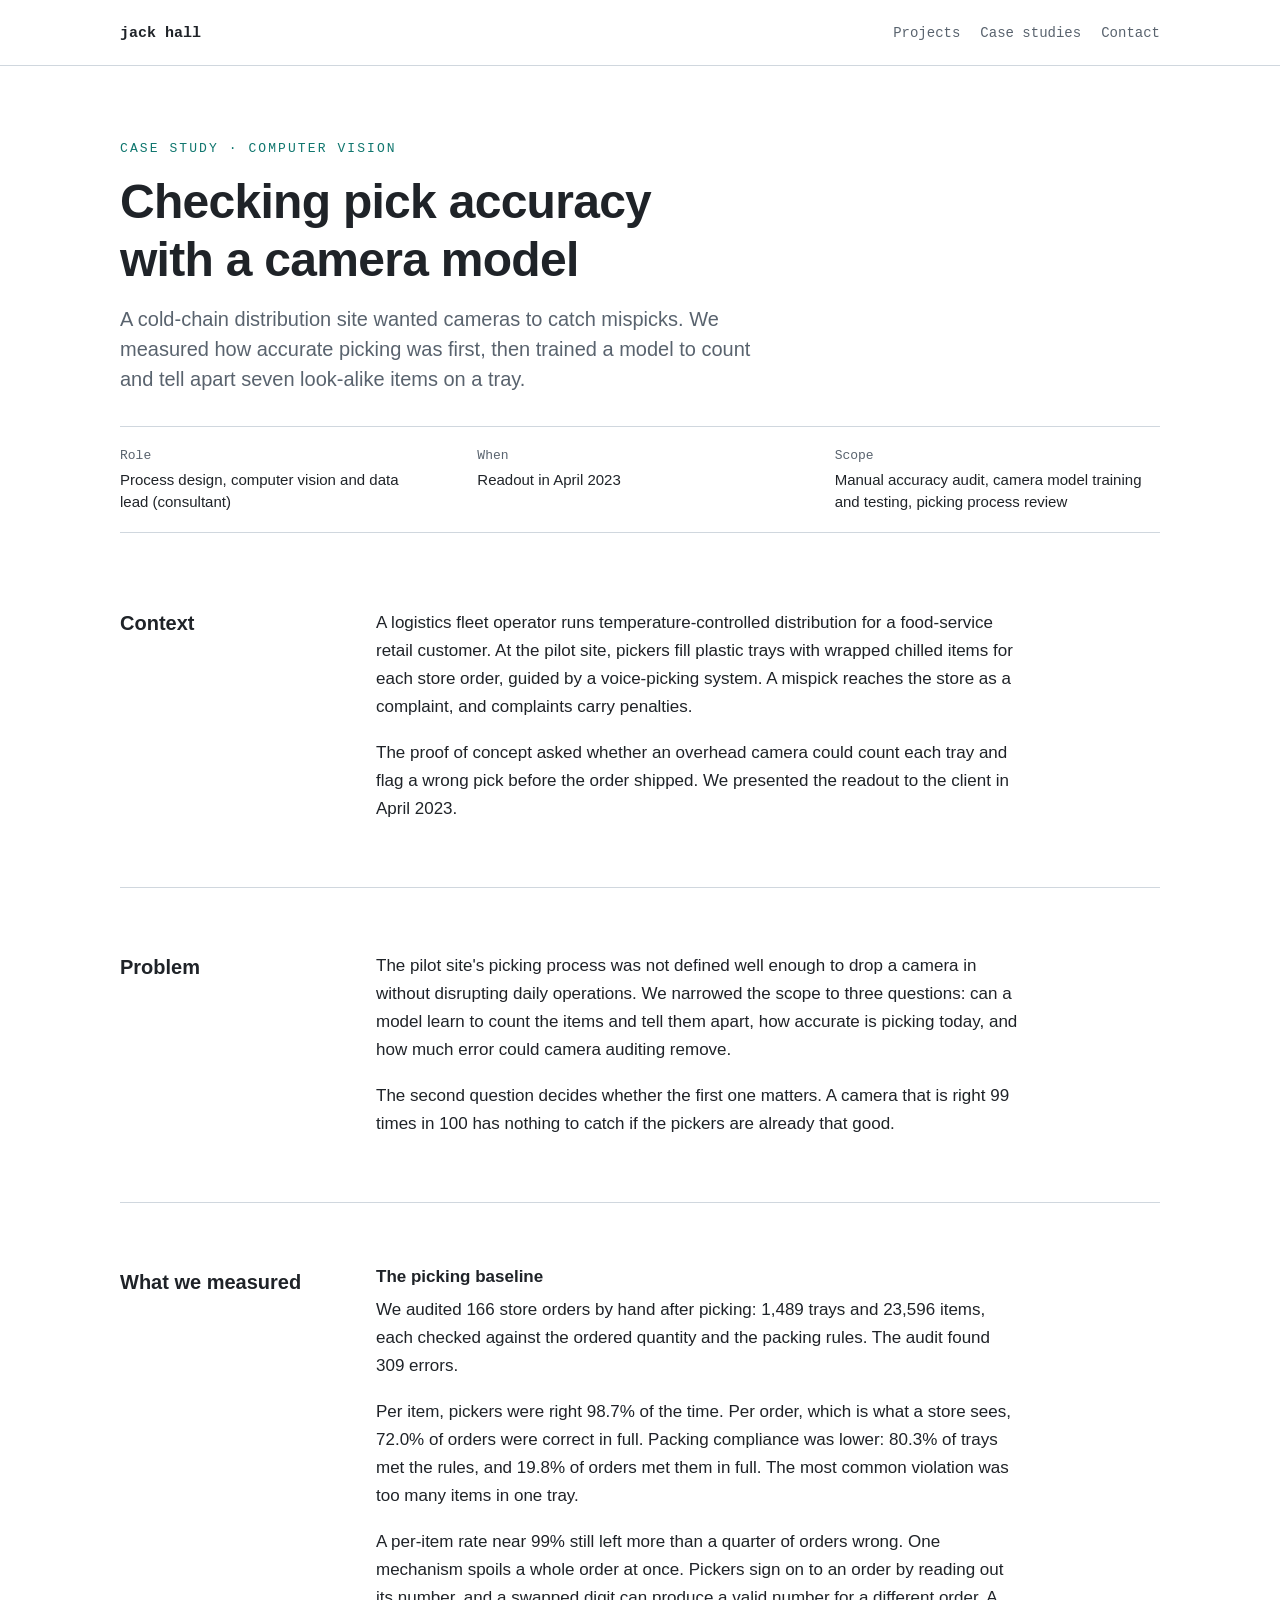
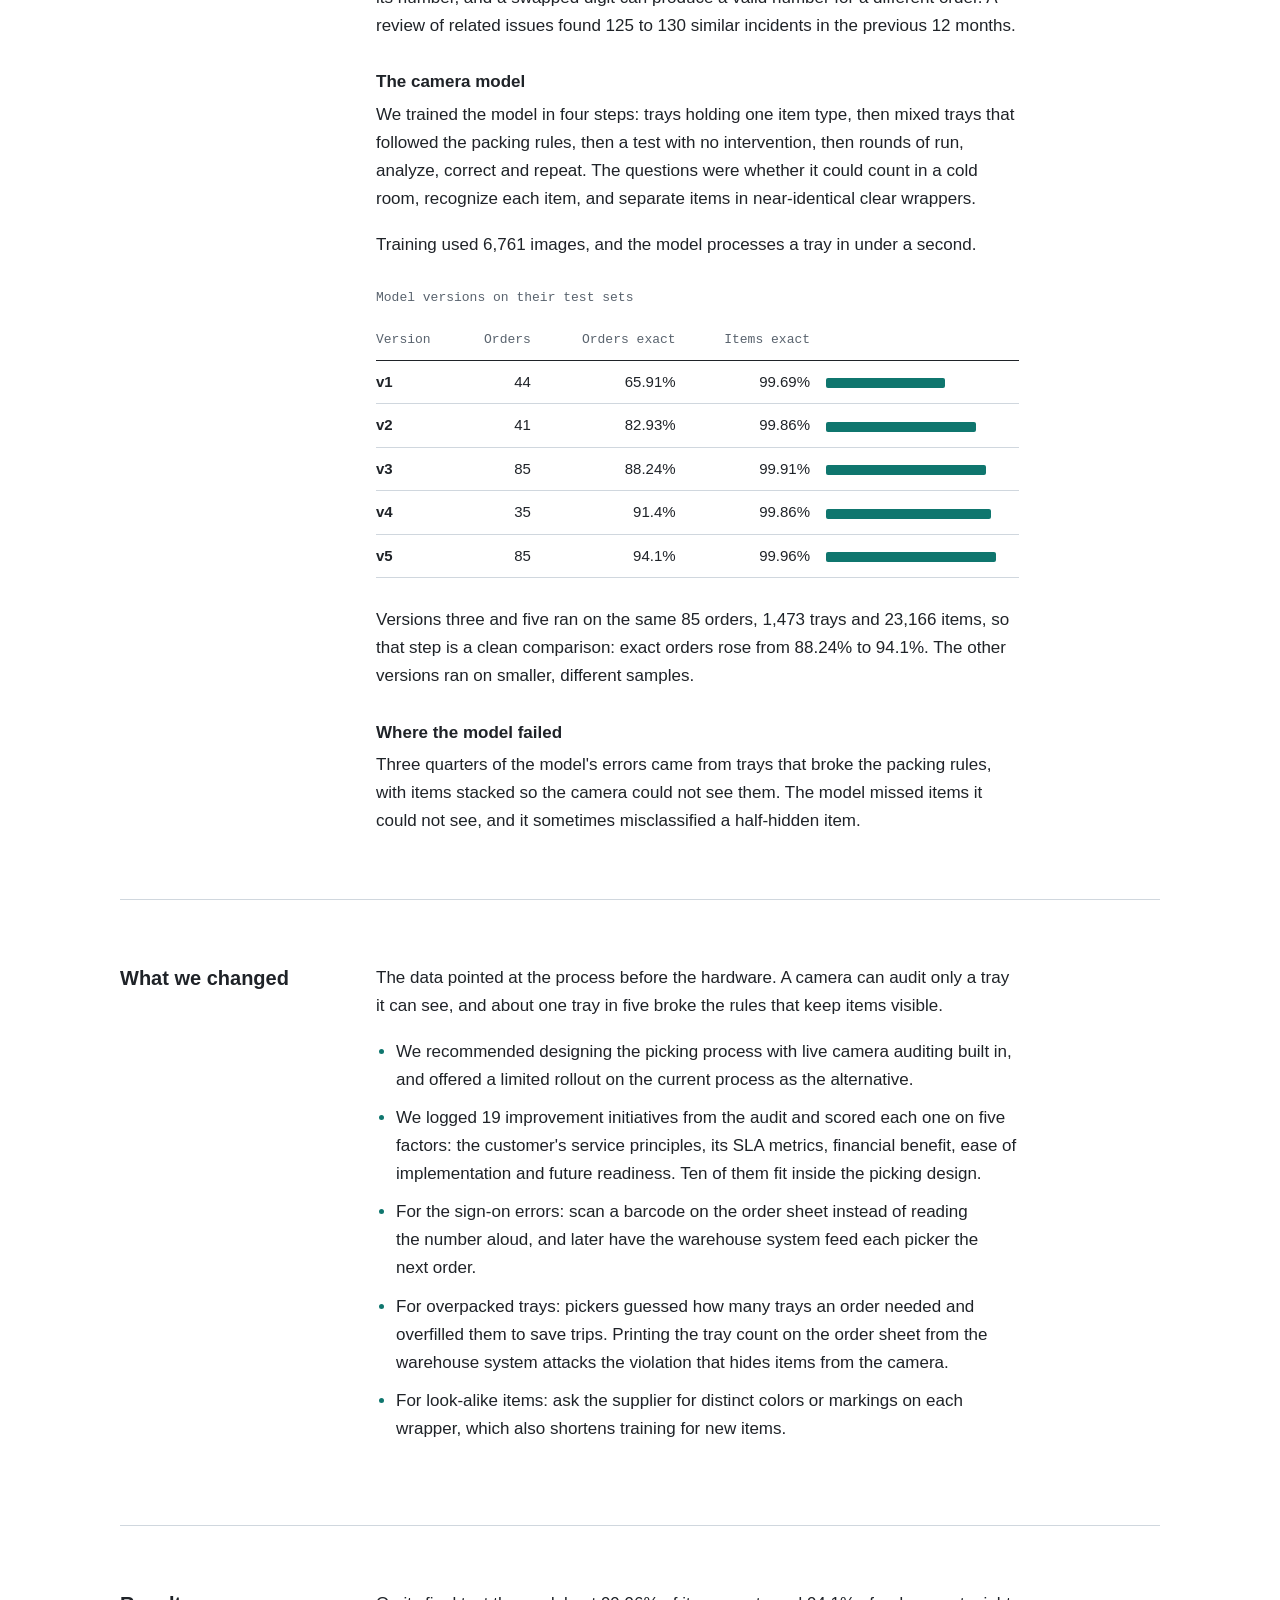
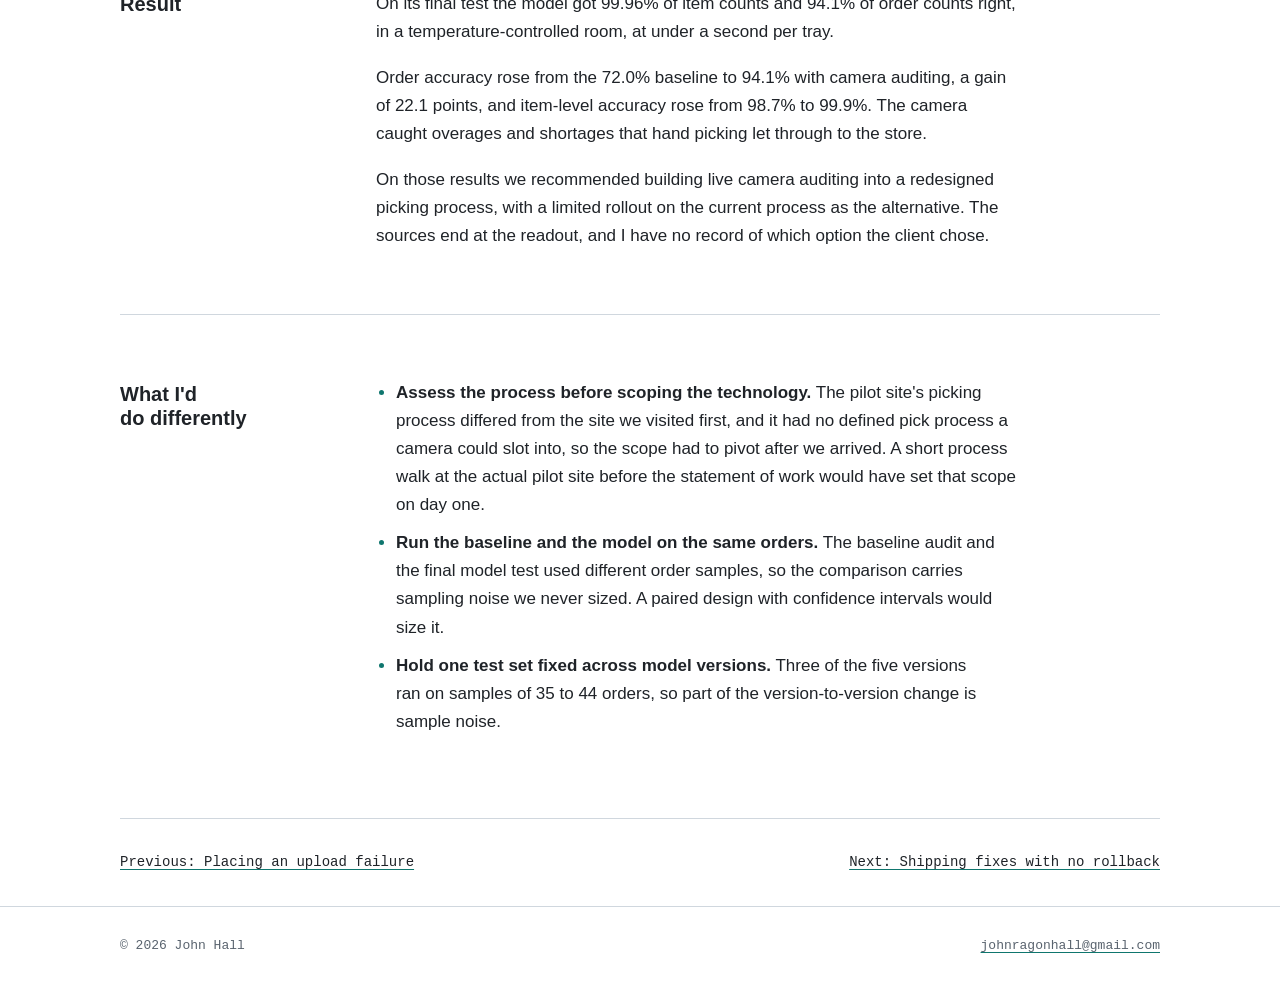
<file: case-studies/vision-pick-audit.html>
<!doctype html>
<html lang="en">
<head>
  <meta charset="utf-8">
  <meta name="viewport" content="width=device-width, initial-scale=1">
  <title>Checking picks with a camera | Jack Hall</title>
  <meta name="description" content="A computer vision case study: measuring pick accuracy by hand, then training a camera model to count and tell apart near-identical items on a tray.">
  <meta name="color-scheme" content="light dark">
  <meta name="theme-color" content="#ffffff" media="(prefers-color-scheme: light)">
  <meta name="theme-color" content="#0d1117" media="(prefers-color-scheme: dark)">
  <link rel="icon" href="../favicon.svg" type="image/svg+xml">
  <link rel="stylesheet" href="../styles.css">
</head>
<body>
  <a class="skip" href="#main">Skip to content</a>

  <header class="site-head">
    <div class="wrap">
      <a class="brand" href="../">jack hall</a>
      <nav class="site-nav" aria-label="Primary">
        <ul>
          <li><a href="../#projects">Projects</a></li>
          <li><a href="../#case-studies">Case studies</a></li>
          <li><a href="../#contact">Contact</a></li>
        </ul>
      </nav>
    </div>
  </header>

  <main id="main" class="wrap case">
    <article>
      <header class="case-head">
        <p class="kicker">Case study · Computer vision</p>
        <h1>Checking pick accuracy with a camera model</h1>
        <p class="dek">A cold-chain distribution site wanted cameras to catch mispicks. We measured how accurate picking was first, then trained a model to count and tell apart seven look-alike items on a tray.</p>
        <dl class="facts">
          <div><dt>Role</dt><dd>Process design, computer vision and data lead (consultant)</dd></div>
          <div><dt>When</dt><dd>Readout in April 2023</dd></div>
          <div><dt>Scope</dt><dd>Manual accuracy audit, camera model training and testing, picking process review</dd></div>
        </dl>
      </header>

      <section class="section" aria-labelledby="context">
        <h2 id="context">Context</h2>
        <div class="section-body">
          <p>A logistics fleet operator runs temperature-controlled distribution for a food-service retail customer. At the pilot site, pickers fill plastic trays with wrapped chilled items for each store order, guided by a voice-picking system. A mispick reaches the store as a complaint, and complaints carry penalties.</p>
          <p>The proof of concept asked whether an overhead camera could count each tray and flag a wrong pick before the order shipped. We presented the readout to the client in April 2023.</p>
        </div>
      </section>

      <section class="section" aria-labelledby="problem">
        <h2 id="problem">Problem</h2>
        <div class="section-body">
          <p>The pilot site's picking process was not defined well enough to drop a camera in without disrupting daily operations. We narrowed the scope to three questions: can a model learn to count the items and tell them apart, how accurate is picking today, and how much error could camera auditing remove.</p>
          <p>The second question decides whether the first one matters. A camera that is right 99 times in 100 has nothing to catch if the pickers are already that good.</p>
        </div>
      </section>

      <section class="section" aria-labelledby="measured">
        <h2 id="measured">What we measured</h2>
        <div class="section-body">
          <h3>The picking baseline</h3>
          <p>We audited 166 store orders by hand after picking: 1,489 trays and 23,596 items, each checked against the ordered quantity and the packing rules. The audit found 309 errors.</p>
          <p>Per item, pickers were right 98.7% of the time. Per order, which is what a store sees, 72.0% of orders were correct in full. Packing compliance was lower: 80.3% of trays met the rules, and 19.8% of orders met them in full. The most common violation was too many items in one tray.</p>
          <p>A per-item rate near 99% still left more than a quarter of orders wrong. One mechanism spoils a whole order at once. Pickers sign on to an order by reading out its number, and a swapped digit can produce a valid number for a different order. A review of related issues found 125 to 130 similar incidents in the previous 12 months.</p>

          <h3>The camera model</h3>
          <p>We trained the model in four steps: trays holding one item type, then mixed trays that followed the packing rules, then a test with no intervention, then rounds of run, analyze, correct and repeat. The questions were whether it could count in a cold room, recognize each item, and separate items in near-identical clear wrappers.</p>
          <p>Training used 6,761 images, and the model processes a tray in under a second.</p>

          <figure class="figure">
            <figcaption>Model versions on their test sets</figcaption>
            <table class="data">
              <thead>
                <tr><th scope="col">Version</th><th scope="col" class="r">Orders</th><th scope="col" class="r">Orders exact</th><th scope="col" class="r">Items exact</th><th scope="col"><span class="visually-hidden">Orders exact, as a bar</span></th></tr>
              </thead>
              <tbody>
                <tr><th scope="row">v1</th><td class="r">44</td><td class="r">65.91%</td><td class="r">99.69%</td><td class="bar" aria-hidden="true"><span style="--w: 65.91%"></span></td></tr>
                <tr><th scope="row">v2</th><td class="r">41</td><td class="r">82.93%</td><td class="r">99.86%</td><td class="bar" aria-hidden="true"><span style="--w: 82.93%"></span></td></tr>
                <tr><th scope="row">v3</th><td class="r">85</td><td class="r">88.24%</td><td class="r">99.91%</td><td class="bar" aria-hidden="true"><span style="--w: 88.24%"></span></td></tr>
                <tr><th scope="row">v4</th><td class="r">35</td><td class="r">91.4%</td><td class="r">99.86%</td><td class="bar" aria-hidden="true"><span style="--w: 91.4%"></span></td></tr>
                <tr><th scope="row">v5</th><td class="r">85</td><td class="r">94.1%</td><td class="r">99.96%</td><td class="bar" aria-hidden="true"><span style="--w: 94.1%"></span></td></tr>
              </tbody>
            </table>
          </figure>

          <p>Versions three and five ran on the same 85 orders, 1,473 trays and 23,166 items, so that step is a clean comparison: exact orders rose from 88.24% to 94.1%. The other versions ran on smaller, different samples.</p>

          <h3>Where the model failed</h3>
          <p>Three quarters of the model's errors came from trays that broke the packing rules, with items stacked so the camera could not see them. The model missed items it could not see, and it sometimes misclassified a half-hidden item.</p>
        </div>
      </section>

      <section class="section" aria-labelledby="changed">
        <h2 id="changed">What we changed</h2>
        <div class="section-body">
          <p>The data pointed at the process before the hardware. A camera can audit only a tray it can see, and about one tray in five broke the rules that keep items visible.</p>
          <ul>
            <li>We recommended designing the picking process with live camera auditing built in, and offered a limited rollout on the current process as the alternative.</li>
            <li>We logged 19 improvement initiatives from the audit and scored each one on five factors: the customer's service principles, its SLA metrics, financial benefit, ease of implementation and future readiness. Ten of them fit inside the picking design.</li>
            <li>For the sign-on errors: scan a barcode on the order sheet instead of reading the number aloud, and later have the warehouse system feed each picker the next order.</li>
            <li>For overpacked trays: pickers guessed how many trays an order needed and overfilled them to save trips. Printing the tray count on the order sheet from the warehouse system attacks the violation that hides items from the camera.</li>
            <li>For look-alike items: ask the supplier for distinct colors or markings on each wrapper, which also shortens training for new items.</li>
          </ul>
        </div>
      </section>

      <section class="section" aria-labelledby="result">
        <h2 id="result">Result</h2>
        <div class="section-body">
          <p>On its final test the model got 99.96% of item counts and 94.1% of order counts right, in a temperature-controlled room, at under a second per tray.</p>
          <p>Order accuracy rose from the 72.0% baseline to 94.1% with camera auditing, a gain of 22.1 points, and item-level accuracy rose from 98.7% to 99.9%. The camera caught overages and shortages that hand picking let through to the store.</p>
          <p>On those results we recommended building live camera auditing into a redesigned picking process, with a limited rollout on the current process as the alternative. The sources end at the readout, and I have no record of which option the client chose.</p>
        </div>
      </section>

      <section class="section" aria-labelledby="differently">
        <h2 id="differently">What I'd do differently</h2>
        <div class="section-body">
          <ul>
            <li><strong>Assess the process before scoping the technology.</strong> The pilot site's picking process differed from the site we visited first, and it had no defined pick process a camera could slot into, so the scope had to pivot after we arrived. A short process walk at the actual pilot site before the statement of work would have set that scope on day one.</li>
            <li><strong>Run the baseline and the model on the same orders.</strong> The baseline audit and the final model test used different order samples, so the comparison carries sampling noise we never sized. A paired design with confidence intervals would size it.</li>
            <li><strong>Hold one test set fixed across model versions.</strong> Three of the five versions ran on samples of 35 to 44 orders, so part of the version-to-version change is sample noise.</li>
          </ul>
        </div>
      </section>
    </article>

    <nav class="case-nav" aria-label="Case studies">
      <a href="field-diagnostics.html">Previous: Placing an upload failure</a>
      <a href="release-structure.html">Next: Shipping fixes with no rollback</a>
    </nav>
  </main>

  <footer class="site-foot">
    <div class="wrap">
      <p>© 2026 John Hall</p>
      <p><a href="mailto:johnragonhall@gmail.com">johnragonhall@gmail.com</a></p>
    </div>
  </footer>
</body>
</html>
</file>
<file: styles.css>
/* Tokens follow the GitHub profile banner (assets/banner-light.svg, banner-dark.svg). */
:root {
  color-scheme: light dark;
  --bg: #ffffff;
  --surface: #f6f8fa;
  --node: #ffffff;
  --ink: #1f2328;
  --muted: #59636e;
  --rule: #d0d7de;
  --accent: #0f766e;
  --accent-tint: rgb(15 118 110 / 0.09);
  --sans: -apple-system, BlinkMacSystemFont, "Segoe UI", "Noto Sans", Helvetica, Arial, sans-serif;
  --mono: ui-monospace, SFMono-Regular, "SF Mono", Menlo, Consolas, "Liberation Mono", monospace;
  --gutter: clamp(16px, 4vw, 40px);
  --measure: 68ch;
  --radius: 12px;
  --leading: 1.65;
}

@media (prefers-color-scheme: dark) {
  :root {
    --bg: #0d1117;
    --surface: #0d1117;
    --node: #151b23;
    --ink: #e6edf3;
    --muted: #9198a1;
    --rule: #30363d;
    --accent: #2dd4bf;
    --accent-tint: rgb(45 212 191 / 0.12);
    --leading: 1.72;
  }
}

*,
*::before,
*::after {
  box-sizing: border-box;
}

html {
  -webkit-text-size-adjust: 100%;
  text-size-adjust: 100%;
  scroll-padding-top: 1rem;
}

@media (prefers-reduced-motion: no-preference) {
  html {
    scroll-behavior: smooth;
  }
}

body {
  margin: 0;
  background: var(--bg);
  color: var(--ink);
  font-family: var(--sans);
  font-size: 1.0625rem;
  line-height: var(--leading);
  overflow-wrap: break-word;
}

h1,
h2,
h3 {
  line-height: 1.2;
  text-wrap: balance;
}

p,
li,
dd {
  text-wrap: pretty;
}

a {
  color: inherit;
  text-decoration-line: underline;
  text-decoration-color: var(--accent);
  text-decoration-thickness: 1px;
  text-underline-offset: 0.22em;
  transition: text-decoration-thickness 120ms cubic-bezier(0.25, 1, 0.5, 1);
}

a:hover {
  text-decoration-thickness: 2px;
}

:focus-visible {
  outline: 2px solid var(--accent);
  outline-offset: 3px;
  border-radius: 3px;
}

.skip {
  position: absolute;
  left: var(--gutter);
  top: -100px;
  z-index: 10;
  padding: 0.5rem 0.875rem;
  background: var(--ink);
  color: var(--bg);
  font-family: var(--mono);
  font-size: 0.875rem;
  border-radius: 6px;
  text-decoration: none;
}

.skip:focus {
  top: 12px;
}

.wrap {
  max-width: 70rem;
  margin-inline: auto;
  padding-inline: var(--gutter);
}

/* Header */

.site-head {
  border-bottom: 1px solid var(--rule);
}

.site-head .wrap {
  display: flex;
  flex-wrap: wrap;
  align-items: baseline;
  justify-content: space-between;
  gap: 0.5rem 1.5rem;
  padding-block: 1.125rem;
}

.brand {
  font-family: var(--mono);
  font-size: 0.9375rem;
  font-weight: 600;
  text-decoration: none;
}

.site-nav ul {
  display: flex;
  flex-wrap: wrap;
  gap: 0.25rem 1.25rem;
  margin: 0;
  padding: 0;
  list-style: none;
}

.site-nav a {
  font-family: var(--mono);
  font-size: 0.875rem;
  color: var(--muted);
  text-decoration: none;
}

.site-nav a:hover,
.site-nav a[aria-current="page"] {
  color: var(--ink);
  text-decoration: underline;
  text-decoration-color: var(--accent);
}

/* Hero, drawn after the banner card */

.hero {
  display: grid;
  gap: 2.5rem;
  align-items: center;
  margin-block: clamp(24px, 4vw, 48px) 0;
  padding: clamp(24px, 5vw, 56px);
  background: var(--surface);
  border: 1px solid var(--rule);
  border-radius: var(--radius);
}

@media (min-width: 62rem) {
  .hero {
    grid-template-columns: minmax(0, 1fr) minmax(0, 440px);
  }
}

.kicker {
  margin: 0 0 0.875rem;
  font-family: var(--mono);
  font-size: 0.8125rem;
  letter-spacing: 0.16em;
  text-transform: uppercase;
  color: var(--accent);
}

.hero h1 {
  margin: 0;
  font-size: clamp(2.5rem, 1.75rem + 3.5vw, 4rem);
  font-weight: 700;
  letter-spacing: -0.02em;
  line-height: 1.05;
}

.tagline {
  margin: 0.875rem 0 0;
  max-width: 34ch;
  font-size: clamp(1.125rem, 1rem + 0.6vw, 1.375rem);
  line-height: 1.45;
  color: var(--muted);
}

.stack {
  margin: 1.25rem 0 0;
  font-family: var(--mono);
  font-size: 0.875rem;
  color: var(--muted);
}

.signal {
  margin: 0;
  width: 100%;
  max-width: 440px;
}

.signal svg {
  display: block;
  width: 100%;
  height: auto;
  overflow: visible;
}

.signal .wire {
  stroke: var(--rule);
  stroke-width: 2;
  stroke-dasharray: 4 6;
}

.signal .node {
  fill: var(--surface);
  stroke: var(--rule);
  stroke-width: 1.5;
}

.signal .node-key {
  fill: var(--node);
  stroke: var(--accent);
  stroke-width: 2;
}

.signal text {
  font-family: var(--mono);
  text-anchor: middle;
}

.signal .label {
  font-size: 15px;
  fill: var(--ink);
}

.signal .label-key {
  fill: var(--accent);
}

.signal .sub {
  font-size: 13px;
  fill: var(--muted);
}

.signal .packet {
  fill: var(--accent);
}

@media (prefers-reduced-motion: no-preference) {
  .signal .packet {
    animation: travel 4.8s linear infinite;
  }
}

@media (prefers-reduced-motion: reduce) {
  .signal .packet {
    opacity: 0;
  }
}

@keyframes travel {
  from {
    transform: translateX(0);
  }
  to {
    transform: translateX(436px);
  }
}

/* Sections: heading in a narrow column, text at a readable measure */

.section {
  padding-block: clamp(44px, 7vw, 88px);
  border-top: 1px solid var(--rule);
}

.hero + .section {
  border-top: 0;
}

.section > h2,
.section > .section-body {
  min-width: 0;
}

.section > h2 {
  margin: 0 0 1.25rem;
  font-size: 1.25rem;
  font-weight: 650;
}

@media (min-width: 56rem) {
  .section {
    display: grid;
    grid-template-columns: 13rem minmax(0, 1fr);
    column-gap: 3rem;
  }

  .section > h2 {
    margin: 0;
    padding-top: 0.15rem;
  }
}

.section-body {
  max-width: var(--measure);
}

.section-body > :first-child {
  margin-top: 0;
}

.section-body > :last-child {
  margin-bottom: 0;
}

.section-body p {
  margin: 0 0 1.125rem;
}

/* Project and case study lists */

.entries {
  margin: 0;
  padding: 0;
  list-style: none;
}

.entries > li {
  padding-block: 1.25rem;
  border-bottom: 1px solid var(--rule);
}

.entries > li:first-child {
  padding-top: 0;
}

.entries > li:last-child {
  border-bottom: 0;
  padding-bottom: 0;
}

.entries h3 {
  margin: 0;
  font-size: 1.0625rem;
  font-weight: 650;
}

.entries .repo {
  font-family: var(--mono);
  color: var(--accent);
}

.entries p {
  margin: 0.375rem 0 0;
}

.meta {
  font-family: var(--mono);
  font-size: 0.8125rem;
  color: var(--muted);
}

.entries .meta {
  margin-top: 0.5rem;
}

.status {
  display: inline-block;
  margin-left: 0.5rem;
  padding: 0 0.5rem;
  font-family: var(--mono);
  font-size: 0.75rem;
  font-weight: 400;
  line-height: 1.6;
  color: var(--muted);
  border: 1px solid var(--rule);
  border-radius: 999px;
  vertical-align: 0.1em;
}

.contact {
  display: grid;
  grid-template-columns: max-content minmax(0, 1fr);
  gap: 0.5rem 1.5rem;
  margin: 0;
}

.contact dt {
  font-family: var(--mono);
  font-size: 0.8125rem;
  color: var(--muted);
  padding-top: 0.2rem;
}

.contact dd {
  margin: 0;
}

/* Footer */

.site-foot {
  border-top: 1px solid var(--rule);
}

.site-foot .wrap {
  display: flex;
  flex-wrap: wrap;
  justify-content: space-between;
  gap: 0.5rem 1.5rem;
  padding-block: 1.75rem 2.5rem;
  font-family: var(--mono);
  font-size: 0.8125rem;
  color: var(--muted);
}

.site-foot p {
  margin: 0;
}

/* Case study pages */

.case-head {
  padding-block: clamp(36px, 6vw, 72px) clamp(28px, 4vw, 44px);
}

.case-head h1 {
  margin: 0;
  max-width: 24ch;
  font-size: clamp(2rem, 1.5rem + 2.4vw, 3rem);
  font-weight: 700;
  letter-spacing: -0.015em;
}

.dek {
  margin: 1rem 0 0;
  max-width: 60ch;
  font-size: clamp(1.0625rem, 1rem + 0.4vw, 1.25rem);
  line-height: 1.5;
  color: var(--muted);
}

.facts {
  display: grid;
  grid-template-columns: repeat(auto-fit, minmax(12rem, 1fr));
  gap: 1rem 2rem;
  margin: 2rem 0 0;
  padding-block: 1.125rem;
  border-block: 1px solid var(--rule);
}

.facts div {
  min-width: 0;
}

.facts dt {
  font-family: var(--mono);
  font-size: 0.8125rem;
  color: var(--muted);
}

.facts dd {
  margin: 0.125rem 0 0;
  font-size: 0.9375rem;
  line-height: 1.5;
}

.case .section-body h3 {
  margin: 2rem 0 0.5rem;
  font-size: 1.0625rem;
  font-weight: 650;
}

.case .section-body h3:first-child {
  margin-top: 0;
}

.case .section-body ul {
  margin: 0 0 1.125rem;
  padding-left: 1.25rem;
}

.case .section-body li {
  margin-bottom: 0.625rem;
}

.case .section-body li::marker {
  color: var(--accent);
}

.num {
  font-variant-numeric: tabular-nums;
}

/* Figures inside case studies */

.figure {
  margin: 1.75rem 0;
}

.figure figcaption {
  margin-bottom: 0.75rem;
  font-family: var(--mono);
  font-size: 0.8125rem;
  color: var(--muted);
}

.data {
  width: 100%;
  border-collapse: collapse;
  font-size: 0.9375rem;
  line-height: 1.5;
}

.data th,
.data td {
  padding: 0.625rem 0.75rem 0.625rem 0;
  text-align: left;
  vertical-align: top;
  border-bottom: 1px solid var(--rule);
}

.data thead th {
  font-family: var(--mono);
  font-size: 0.8125rem;
  font-weight: 400;
  color: var(--muted);
  border-bottom-color: var(--ink);
}

.data tbody th {
  font-weight: 600;
}

.data tfoot td,
.data tfoot th {
  font-weight: 650;
  border-bottom: 0;
}

.data .r {
  text-align: right;
  padding-right: 1rem;
  font-variant-numeric: tabular-nums;
}

.points {
  display: inline-block;
  padding: 0.0625rem 0.5rem;
  font-family: var(--mono);
  font-size: 0.8125rem;
  white-space: nowrap;
  color: var(--accent);
  background: var(--accent-tint);
  border-radius: 6px;
}

.points.neutral {
  color: var(--muted);
  background: transparent;
  border: 1px solid var(--rule);
}

.carries {
  display: block;
  margin-top: 0.125rem;
  font-weight: 400;
  font-size: 0.875rem;
  color: var(--muted);
}

.bar {
  width: 30%;
  padding-right: 0;
}

.bar span {
  display: block;
  height: 10px;
  margin-top: 0.45rem;
  width: var(--w);
  min-width: 3px;
  background: var(--accent);
  border-radius: 2px;
}

@media (max-width: 40rem) {
  .stacked thead {
    position: absolute;
    width: 1px;
    height: 1px;
    overflow: hidden;
    clip-path: inset(50%);
    white-space: nowrap;
  }

  .stacked tr {
    display: block;
    padding-block: 0.75rem;
    border-bottom: 1px solid var(--rule);
  }

  .stacked th,
  .stacked td {
    display: block;
    padding: 0.125rem 0;
    border: 0;
  }

  .stacked td[data-label]::before {
    content: attr(data-label);
    display: block;
    font-family: var(--mono);
    font-size: 0.75rem;
    color: var(--muted);
  }

  .bar {
    width: 22%;
  }
}

/* Release path: a real sequence, so it carries step numbers */

.flow {
  counter-reset: step;
  display: grid;
  gap: 0;
  margin: 0;
  padding: 0;
  list-style: none;
}

.flow li {
  counter-increment: step;
  position: relative;
  padding: 0 0 1.25rem 2.5rem;
  margin: 0;
}

.flow li::before {
  content: counter(step);
  position: absolute;
  left: 0;
  top: 0;
  display: grid;
  place-items: center;
  width: 1.75rem;
  height: 1.75rem;
  font-family: var(--mono);
  font-size: 0.8125rem;
  color: var(--accent);
  background: var(--bg);
  border: 1px solid var(--accent);
  border-radius: 50%;
}

.flow li::after {
  content: "";
  position: absolute;
  left: calc(0.875rem - 0.5px);
  top: 1.75rem;
  bottom: 0;
  width: 1px;
  background: var(--rule);
}

.flow li:last-child::after {
  display: none;
}

.flow strong {
  display: block;
  font-weight: 650;
  line-height: 1.75rem;
}

.flow span {
  display: block;
  font-size: 0.9375rem;
  line-height: 1.5;
  color: var(--muted);
}

.case-nav {
  display: flex;
  flex-wrap: wrap;
  justify-content: space-between;
  gap: 1rem 2rem;
  padding-block: 2rem;
  border-top: 1px solid var(--rule);
  font-family: var(--mono);
  font-size: 0.875rem;
}

.visually-hidden {
  position: absolute;
  width: 1px;
  height: 1px;
  overflow: hidden;
  clip-path: inset(50%);
  white-space: nowrap;
}

.case .section {
  padding-block: clamp(36px, 5vw, 64px);
}

.case .case-head + .section {
  border-top: 0;
  padding-top: clamp(16px, 3vw, 32px);
}
</file>
